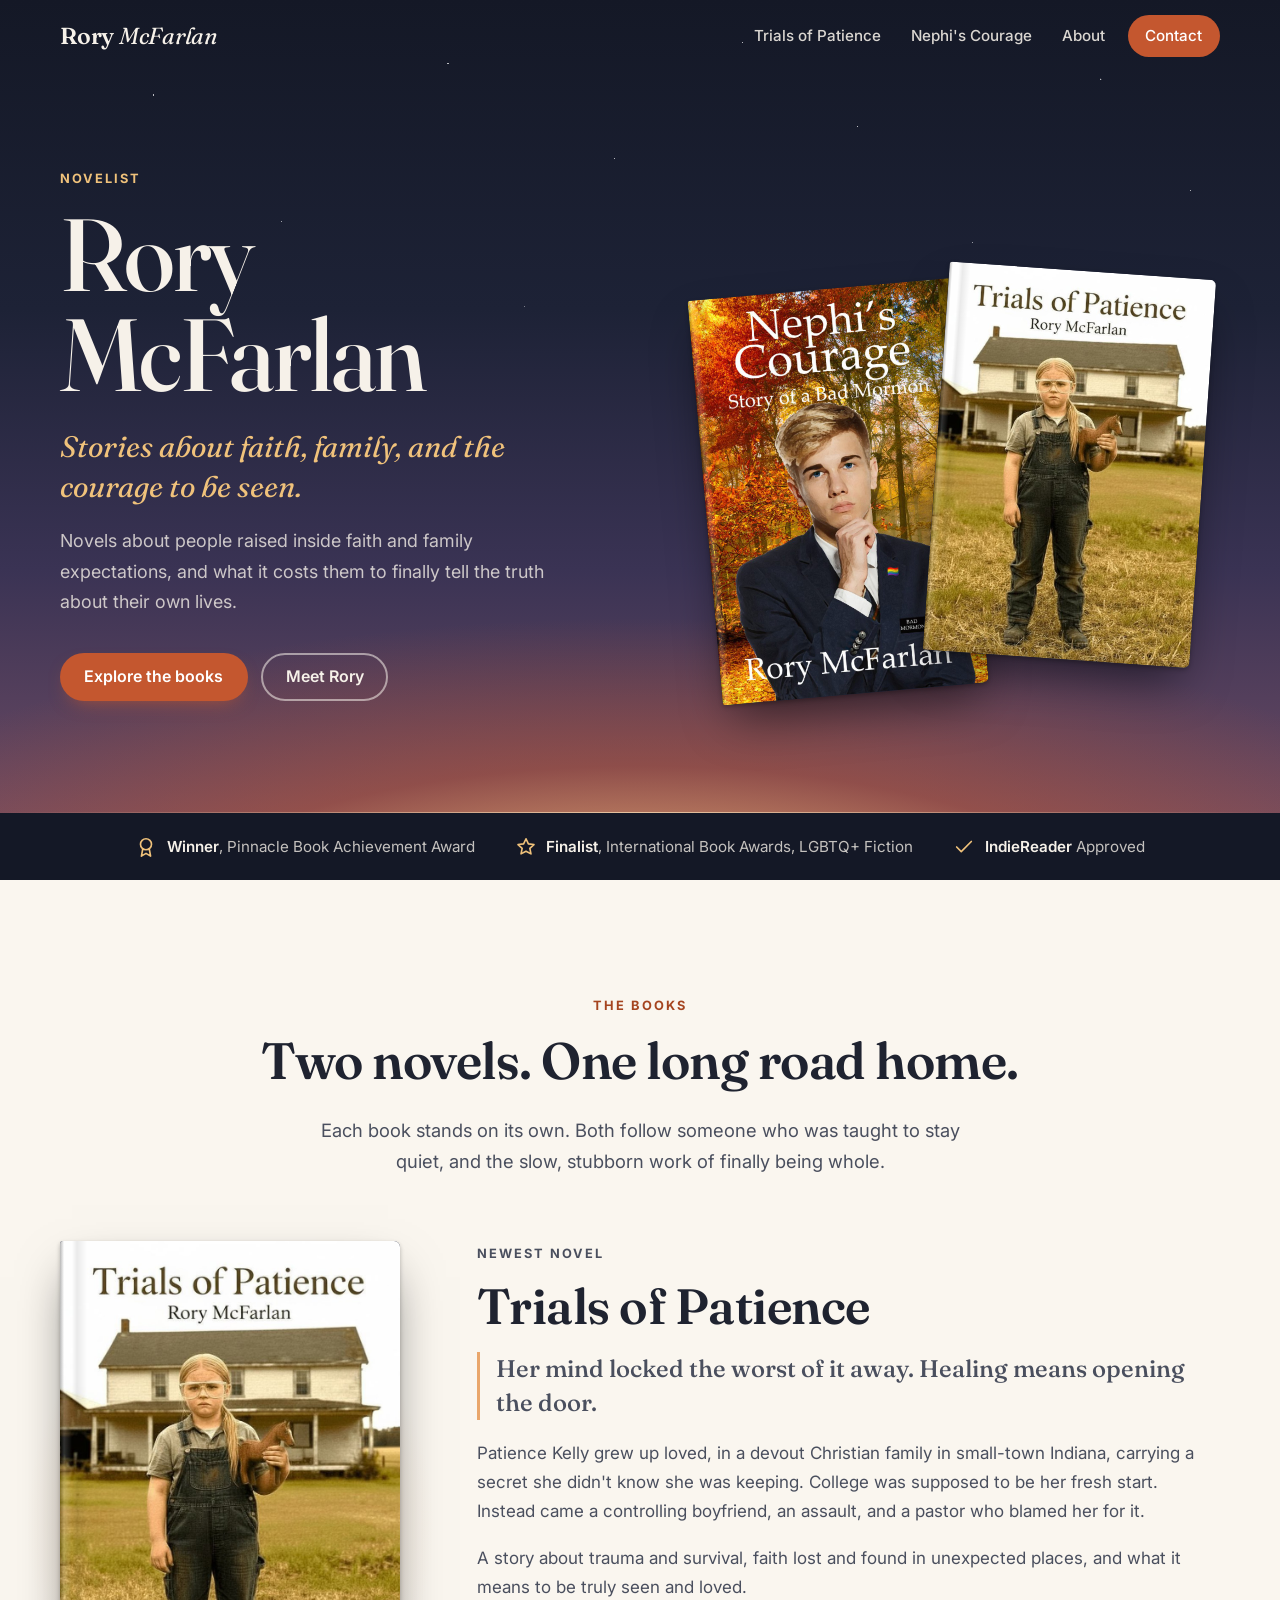
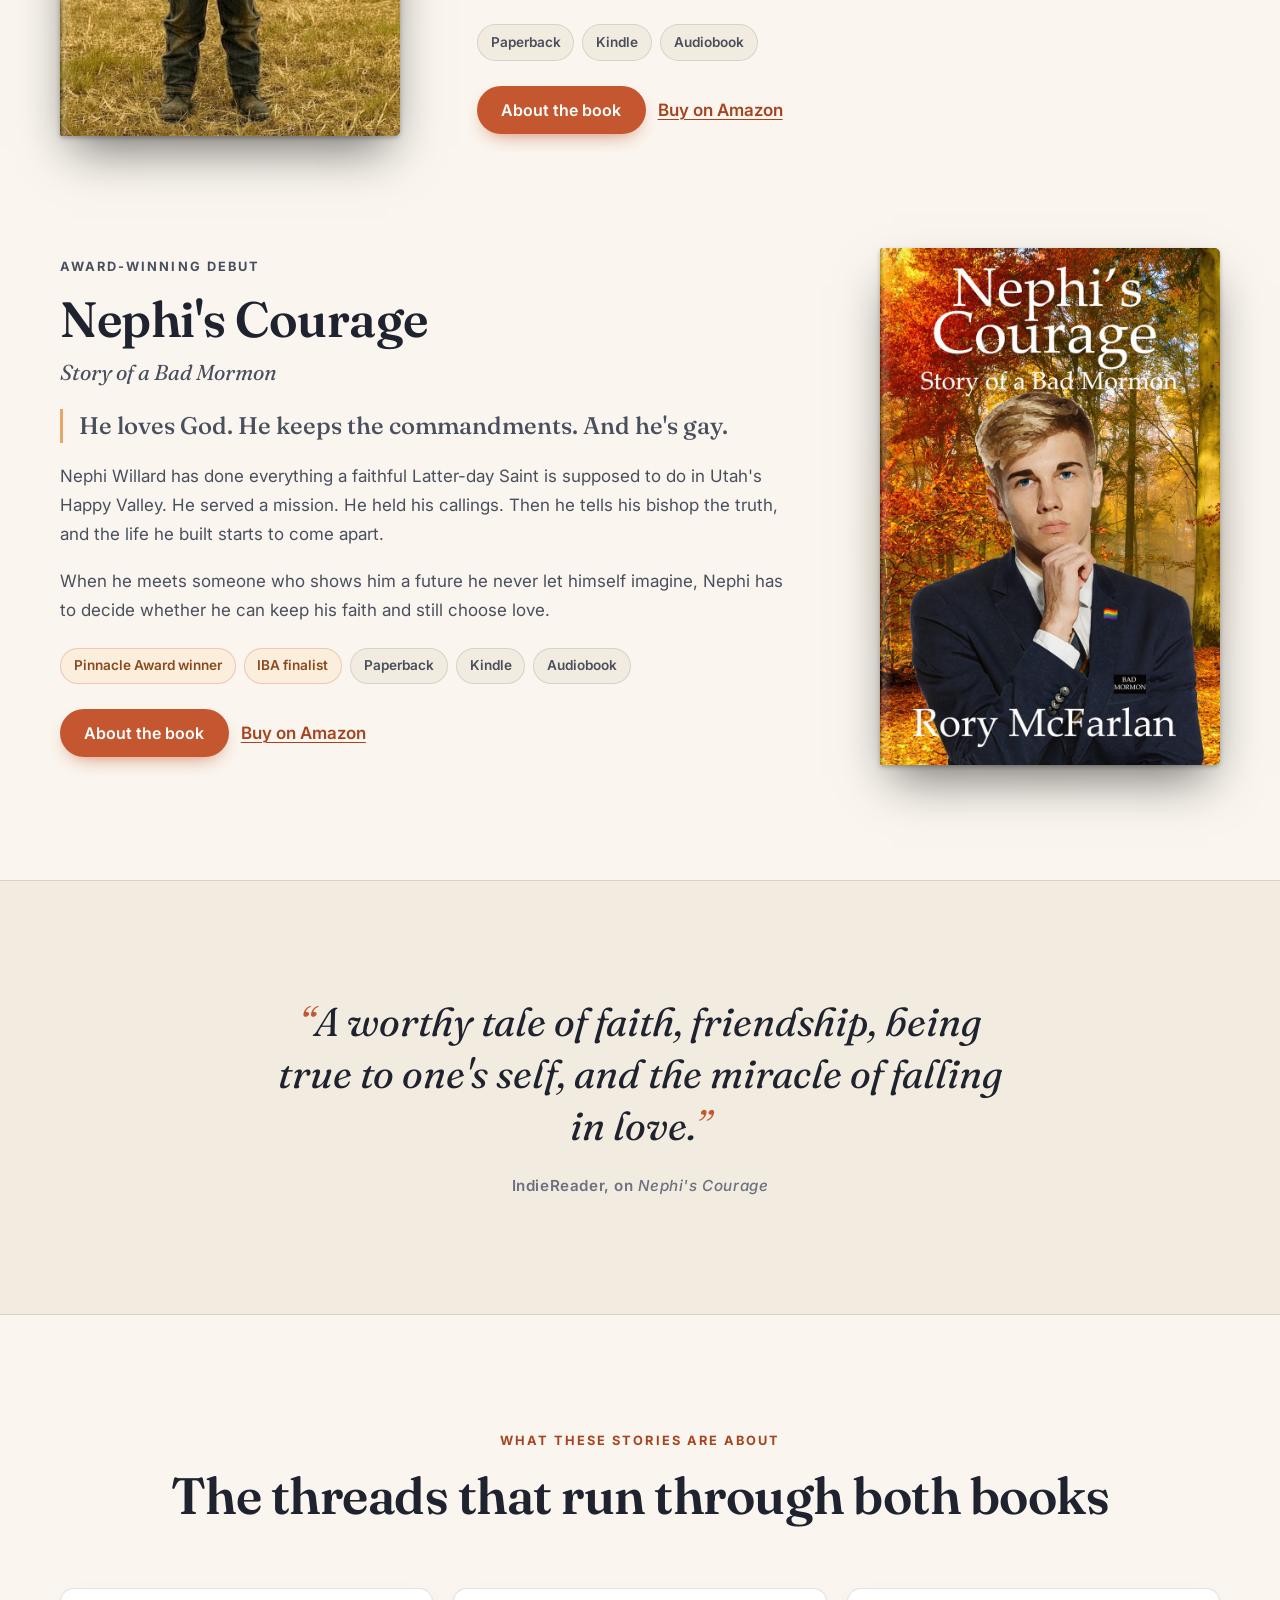
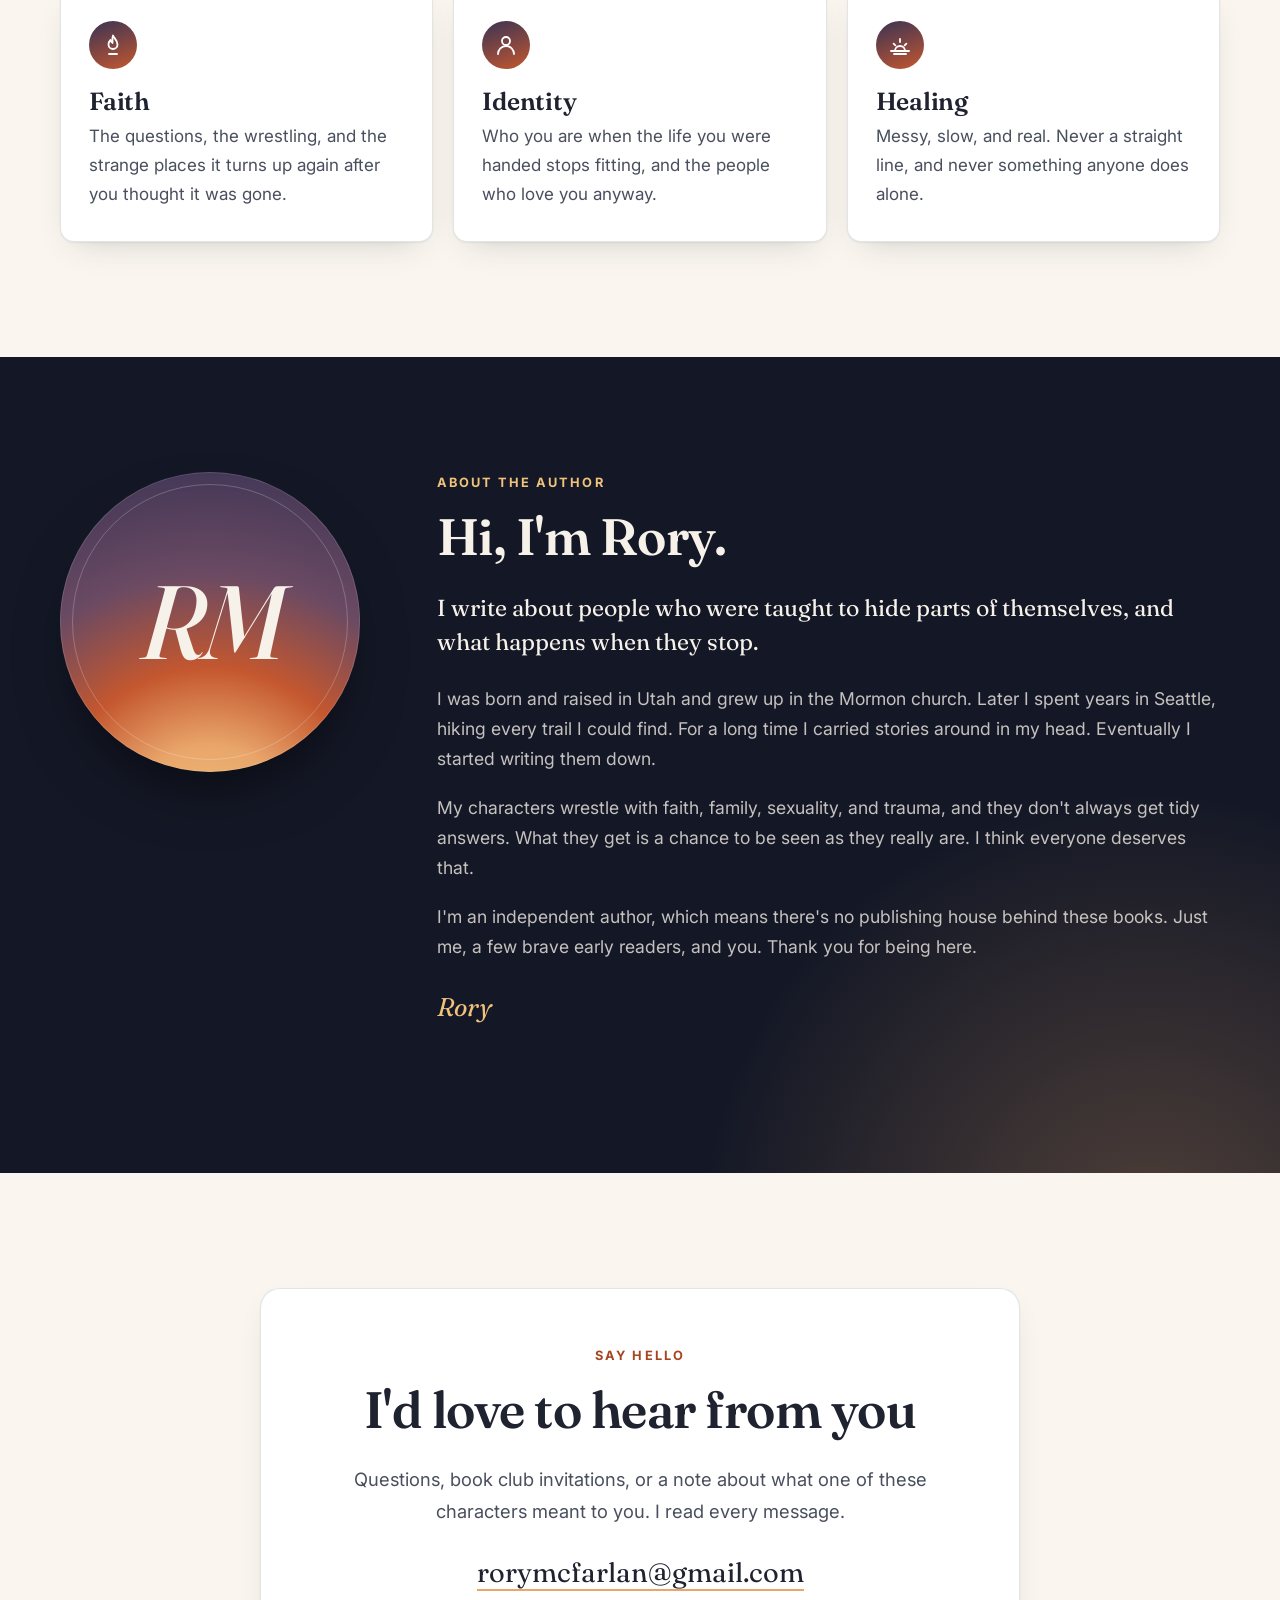
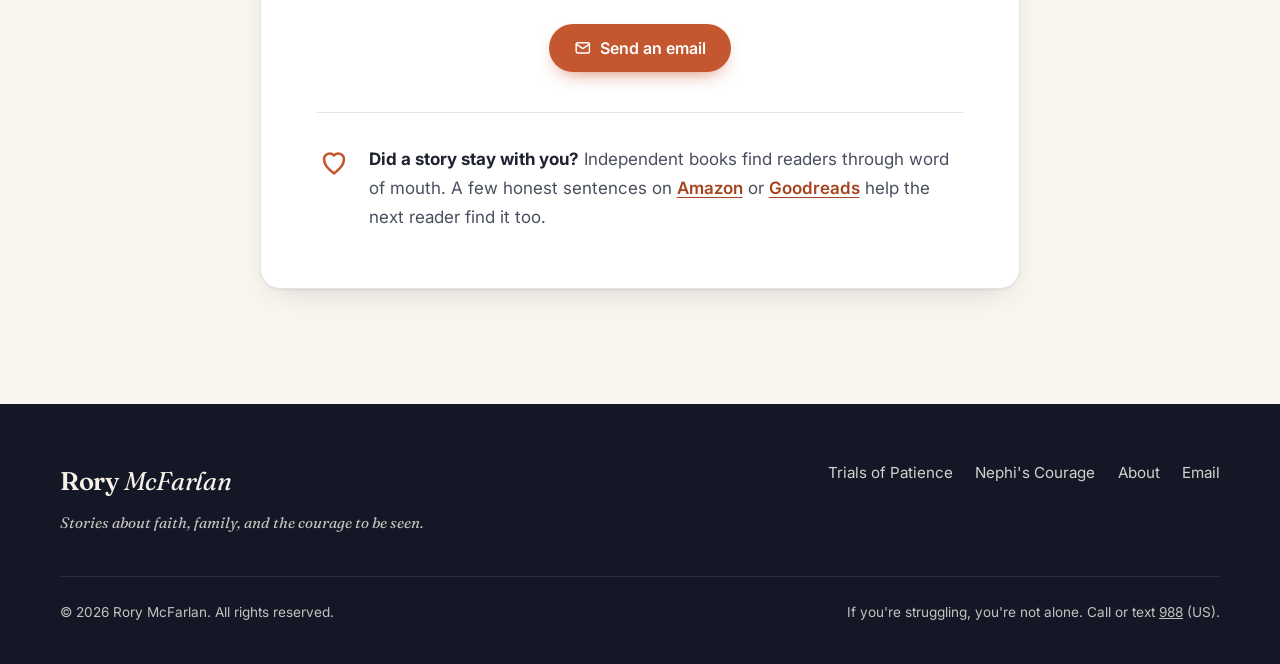
<file: index.html>
<!DOCTYPE html>
<html lang="en">
<head>
  <meta charset="UTF-8">
  <meta name="viewport" content="width=device-width, initial-scale=1.0">
  <title>Rory McFarlan | Novels About Faith, Family, and the Courage to Be Seen</title>
  <meta name="description" content="Rory McFarlan writes novels about faith, identity, and healing. Discover Trials of Patience and the award-winning Nephi's Courage: Story of a Bad Mormon.">
  <link rel="canonical" href="https://rorymcfarlan.com/">
  <meta name="theme-color" content="#141826">

  <meta property="og:type" content="website">
  <meta property="og:site_name" content="Rory McFarlan">
  <meta property="og:title" content="Rory McFarlan | Author">
  <meta property="og:description" content="Novels about faith, family, and the courage to be seen. Trials of Patience and the award-winning Nephi's Courage.">
  <meta property="og:url" content="https://rorymcfarlan.com/">
  <meta property="og:image" content="https://rorymcfarlan.com/og-image.jpg">
  <meta property="og:image:width" content="1200">
  <meta property="og:image:height" content="630">
  <meta property="og:image:alt" content="Rory McFarlan's novels, Trials of Patience and Nephi's Courage">
  <meta name="twitter:card" content="summary_large_image">

  <link rel="preconnect" href="https://fonts.googleapis.com">
  <link rel="preconnect" href="https://fonts.gstatic.com" crossorigin>
  <link href="https://fonts.googleapis.com/css2?family=Fraunces:ital,opsz,wght@0,9..144,400;0,9..144,500;0,9..144,600;1,9..144,400;1,9..144,500&family=Inter:wght@400;500;600;700&display=swap" rel="stylesheet">
  <link rel="icon" href="favicon.svg" type="image/svg+xml">
  <link rel="icon" href="favicon.png" type="image/png" sizes="64x64">
  <link rel="apple-touch-icon" href="apple-touch-icon.png">
  <link rel="stylesheet" href="style.css?v=1">

  <script type="application/ld+json">
  {
    "@context": "https://schema.org",
    "@type": "Person",
    "name": "Rory McFarlan",
    "url": "https://rorymcfarlan.com/",
    "jobTitle": "Novelist",
    "email": "mailto:rorymcfarlan@gmail.com",
    "description": "Independent novelist writing about faith, identity, and healing.",
    "award": "Pinnacle Book Achievement Award (Novel), 2020",
    "workExample": [
      { "@type": "Book", "name": "Trials of Patience", "url": "https://rorymcfarlan.com/trials-of-patience.html" },
      { "@type": "Book", "name": "Nephi's Courage: Story of a Bad Mormon", "url": "https://rorymcfarlan.com/nephis-courage.html" }
    ]
  }
  </script>
</head>
<body>

<a class="skip-link" href="#main">Skip to content</a>

<header class="site-header">
  <nav class="nav" aria-label="Main">
    <a class="brand" href="./">Rory <span>McFarlan</span></a>
    <button class="nav-toggle" type="button" aria-expanded="false" aria-controls="nav-links" aria-label="Open menu">
      <span class="nav-toggle-bar"></span><span class="nav-toggle-bar"></span><span class="nav-toggle-bar"></span>
    </button>
    <ul class="nav-links" id="nav-links">
      <li><a href="trials-of-patience.html">Trials of Patience</a></li>
      <li><a href="nephis-courage.html">Nephi's Courage</a></li>
      <li><a href="#about">About</a></li>
      <li><a class="nav-cta" href="#contact">Contact</a></li>
    </ul>
  </nav>
</header>

<main id="main">

  <!-- ============ HERO ============ -->
  <section class="hero">
    <div class="hero-inner">
      <div class="hero-copy">
        <p class="eyebrow eyebrow-light">Novelist</p>
        <h1 class="hero-title">Rory McFarlan</h1>
        <p class="hero-tagline">Stories about faith, family, and the courage to be seen.</p>
        <p class="hero-sub">Novels about people raised inside faith and family expectations, and what it costs them to finally tell the truth about their own lives.</p>
        <div class="hero-actions">
          <a class="btn btn-ember" href="#books">Explore the books</a>
          <a class="btn btn-ghost" href="#about">Meet Rory</a>
        </div>
      </div>
      <div class="hero-books">
        <a class="cover" href="nephis-courage.html" aria-label="Nephi's Courage">
          <img src="nephis-courage.jpg" alt="Cover of Nephi's Courage: Story of a Bad Mormon" width="800" height="1216">
        </a>
        <a class="cover" href="trials-of-patience.html" aria-label="Trials of Patience">
          <img src="trials-of-patience.jpg" alt="Cover of Trials of Patience" width="800" height="1165">
        </a>
      </div>
    </div>
  </section>

  <!-- ============ AWARDS ============ -->
  <section class="awards" aria-label="Awards and recognition">
    <ul>
      <li>
        <svg viewBox="0 0 24 24" fill="none" stroke="currentColor" stroke-width="1.8" stroke-linecap="round" stroke-linejoin="round" aria-hidden="true"><circle cx="12" cy="9" r="6"/><path d="M8.5 13.9 7 22l5-3 5 3-1.5-8.1"/></svg>
        <span><strong>Winner</strong>, Pinnacle Book Achievement Award</span>
      </li>
      <li>
        <svg viewBox="0 0 24 24" fill="none" stroke="currentColor" stroke-width="1.8" stroke-linecap="round" stroke-linejoin="round" aria-hidden="true"><path d="m12 3 2.6 5.6 6.1.7-4.5 4.2 1.2 6L12 16.6 6.6 19.5l1.2-6L3.3 9.3l6.1-.7z"/></svg>
        <span><strong>Finalist</strong>, International Book Awards, LGBTQ+ Fiction</span>
      </li>
      <li>
        <svg viewBox="0 0 24 24" fill="none" stroke="currentColor" stroke-width="1.8" stroke-linecap="round" stroke-linejoin="round" aria-hidden="true"><path d="M20 6 9 17l-5-5"/></svg>
        <span><strong>IndieReader</strong> Approved</span>
      </li>
    </ul>
  </section>

  <!-- ============ BOOKS ============ -->
  <section class="section" id="books">
    <div class="wrap">
      <div class="section-head center" data-reveal>
        <p class="eyebrow">The books</p>
        <h2 class="section-title">Two novels. One long road home.</h2>
        <p class="section-lede">Each book stands on its own. Both follow someone who was taught to stay quiet, and the slow, stubborn work of finally being whole.</p>
      </div>

      <article class="book-feature" data-reveal>
        <div class="book-feature-art">
          <a class="cover" href="trials-of-patience.html" aria-label="Read more about Trials of Patience">
            <img src="trials-of-patience.jpg" alt="Cover of Trials of Patience" width="800" height="1165" loading="lazy">
          </a>
        </div>
        <div>
          <p class="eyebrow">Newest novel</p>
          <h3 class="book-title">Trials of Patience</h3>
          <p class="book-hook">Her mind locked the worst of it away. Healing means opening the door.</p>
          <p>Patience Kelly grew up loved, in a devout Christian family in small-town Indiana, carrying a secret she didn't know she was keeping. College was supposed to be her fresh start. Instead came a controlling boyfriend, an assault, and a pastor who blamed her for it.</p>
          <p>A story about trauma and survival, faith lost and found in unexpected places, and what it means to be truly seen and loved.</p>
          <ul class="chips" aria-label="Formats">
            <li class="chip">Paperback</li>
            <li class="chip">Kindle</li>
            <li class="chip">Audiobook</li>
          </ul>
          <div class="actions">
            <a class="btn btn-ember" href="trials-of-patience.html">About the book</a>
            <a class="text-link" href="https://www.amazon.com/dp/B0G7S6DMJX" target="_blank" rel="noopener">Buy on Amazon</a>
          </div>
        </div>
      </article>

      <article class="book-feature flip" data-reveal>
        <div class="book-feature-art">
          <a class="cover" href="nephis-courage.html" aria-label="Read more about Nephi's Courage">
            <img src="nephis-courage.jpg" alt="Cover of Nephi's Courage: Story of a Bad Mormon" width="800" height="1216" loading="lazy">
          </a>
        </div>
        <div>
          <p class="eyebrow">Award-winning debut</p>
          <h3 class="book-title">Nephi's Courage</h3>
          <p class="book-subtitle">Story of a Bad Mormon</p>
          <p class="book-hook">He loves God. He keeps the commandments. And he's gay.</p>
          <p>Nephi Willard has done everything a faithful Latter-day Saint is supposed to do in Utah's Happy Valley. He served a mission. He held his callings. Then he tells his bishop the truth, and the life he built starts to come apart.</p>
          <p>When he meets someone who shows him a future he never let himself imagine, Nephi has to decide whether he can keep his faith and still choose love.</p>
          <ul class="chips" aria-label="Awards and formats">
            <li class="chip chip-award">Pinnacle Award winner</li>
            <li class="chip chip-award">IBA finalist</li>
            <li class="chip">Paperback</li>
            <li class="chip">Kindle</li>
            <li class="chip">Audiobook</li>
          </ul>
          <div class="actions">
            <a class="btn btn-ember" href="nephis-courage.html">About the book</a>
            <a class="text-link" href="https://www.amazon.com/dp/B082HCDV52" target="_blank" rel="noopener">Buy on Amazon</a>
          </div>
        </div>
      </article>
    </div>
  </section>

  <!-- ============ PULL QUOTE ============ -->
  <section class="section quote-band" aria-label="Praise">
    <figure class="pull-quote wrap-narrow" data-reveal>
      <blockquote>
        <p>A worthy tale of faith, friendship, being true to one's self, and the miracle of falling in love.</p>
      </blockquote>
      <figcaption>IndieReader, on <cite>Nephi's Courage</cite></figcaption>
    </figure>
  </section>

  <!-- ============ THREADS ============ -->
  <section class="section">
    <div class="wrap">
      <div class="section-head center" data-reveal>
        <p class="eyebrow">What these stories are about</p>
        <h2 class="section-title">The threads that run through both books</h2>
      </div>
      <div class="threads">
        <div class="thread" data-reveal>
          <div class="thread-icon"><svg viewBox="0 0 24 24" fill="none" stroke="currentColor" stroke-width="1.8" stroke-linecap="round" stroke-linejoin="round" aria-hidden="true"><path d="M12 2.5c.8 2.6 4.5 4.8 4.5 9a4.5 4.5 0 0 1-9 0c0-2 .9-3.4 2-4.5.2 1.6.9 2.6 2 3 .3-2.6-.6-4.6.5-7.5z"/><path d="M8 21h8"/></svg></div>
          <h3>Faith</h3>
          <p>The questions, the wrestling, and the strange places it turns up again after you thought it was gone.</p>
        </div>
        <div class="thread" data-reveal>
          <div class="thread-icon"><svg viewBox="0 0 24 24" fill="none" stroke="currentColor" stroke-width="1.8" stroke-linecap="round" stroke-linejoin="round" aria-hidden="true"><circle cx="12" cy="8" r="4"/><path d="M4 21a8 8 0 0 1 16 0"/></svg></div>
          <h3>Identity</h3>
          <p>Who you are when the life you were handed stops fitting, and the people who love you anyway.</p>
        </div>
        <div class="thread" data-reveal>
          <div class="thread-icon"><svg viewBox="0 0 24 24" fill="none" stroke="currentColor" stroke-width="1.8" stroke-linecap="round" stroke-linejoin="round" aria-hidden="true"><path d="M3 18h18"/><path d="M7 18a5 5 0 0 1 10 0"/><path d="M12 6v3"/><path d="m5.6 10.6 1.8 1.8"/><path d="m18.4 10.6-1.8 1.8"/><path d="M6 21h12"/></svg></div>
          <h3>Healing</h3>
          <p>Messy, slow, and real. Never a straight line, and never something anyone does alone.</p>
        </div>
      </div>
    </div>
  </section>

  <!-- ============ ABOUT ============ -->
  <section class="section about on-dark" id="about">
    <div class="wrap about-grid">
      <div class="monogram" aria-hidden="true">RM</div>
      <div data-reveal>
        <p class="eyebrow">About the author</p>
        <h2 class="section-title">Hi, I'm Rory.</h2>
        <div class="prose">
          <p>I write about people who were taught to hide parts of themselves, and what happens when they stop.</p>
          <p>I was born and raised in Utah and grew up in the Mormon church. Later I spent years in Seattle, hiking every trail I could find. For a long time I carried stories around in my head. Eventually I started writing them down.</p>
          <p>My characters wrestle with faith, family, sexuality, and trauma, and they don't always get tidy answers. What they get is a chance to be seen as they really are. I think everyone deserves that.</p>
          <p>I'm an independent author, which means there's no publishing house behind these books. Just me, a few brave early readers, and you. Thank you for being here.</p>
        </div>
        <p class="signature">Rory</p>
      </div>
    </div>
  </section>

  <!-- ============ CONTACT ============ -->
  <section class="section" id="contact">
    <div class="wrap-narrow">
      <div class="contact-card" data-reveal>
        <p class="eyebrow">Say hello</p>
        <h2 class="section-title">I'd love to hear from you</h2>
        <p class="section-lede">Questions, book club invitations, or a note about what one of these characters meant to you. I read every message.</p>
        <p class="email-line"><a href="mailto:rorymcfarlan@gmail.com">rorymcfarlan@gmail.com</a></p>
        <div class="actions">
          <a class="btn btn-ember" href="mailto:rorymcfarlan@gmail.com">
            <svg viewBox="0 0 24 24" fill="none" stroke="currentColor" stroke-width="2" stroke-linecap="round" stroke-linejoin="round" aria-hidden="true"><rect x="3" y="5" width="18" height="14" rx="2"/><path d="m3 7 9 6 9-6"/></svg>
            Send an email
          </a>
        </div>
        <div class="review-ask">
          <svg viewBox="0 0 24 24" fill="none" stroke="currentColor" stroke-width="1.8" stroke-linecap="round" stroke-linejoin="round" aria-hidden="true"><path d="M12 20s-7-4.4-7-10a4 4 0 0 1 7-2.6A4 4 0 0 1 19 10c0 5.6-7 10-7 10z"/></svg>
          <p><strong>Did a story stay with you?</strong> Independent books find readers through word of mouth. A few honest sentences on <a class="text-link" href="https://www.amazon.com/dp/B0G7S6DMJX" target="_blank" rel="noopener">Amazon</a> or <a class="text-link" href="https://www.goodreads.com/book/show/60734577" target="_blank" rel="noopener">Goodreads</a> help the next reader find it too.</p>
        </div>
      </div>
    </div>
  </section>

</main>

<footer class="site-footer">
  <div class="wrap">
    <div class="footer-grid">
      <div>
        <a class="brand" href="./">Rory <span>McFarlan</span></a>
        <p class="footer-tag">Stories about faith, family, and the courage to be seen.</p>
      </div>
      <ul class="footer-links">
        <li><a href="trials-of-patience.html">Trials of Patience</a></li>
        <li><a href="nephis-courage.html">Nephi's Courage</a></li>
        <li><a href="#about">About</a></li>
        <li><a href="mailto:rorymcfarlan@gmail.com">Email</a></li>
      </ul>
    </div>
    <div class="footer-bottom">
      <p>&copy; <span id="year">2026</span> Rory McFarlan. All rights reserved.</p>
      <p>If you're struggling, you're not alone. Call or text <a href="tel:988">988</a> (US).</p>
    </div>
  </div>
</footer>

<script src="script.js?v=1" defer></script>
</body>
</html>
</file>
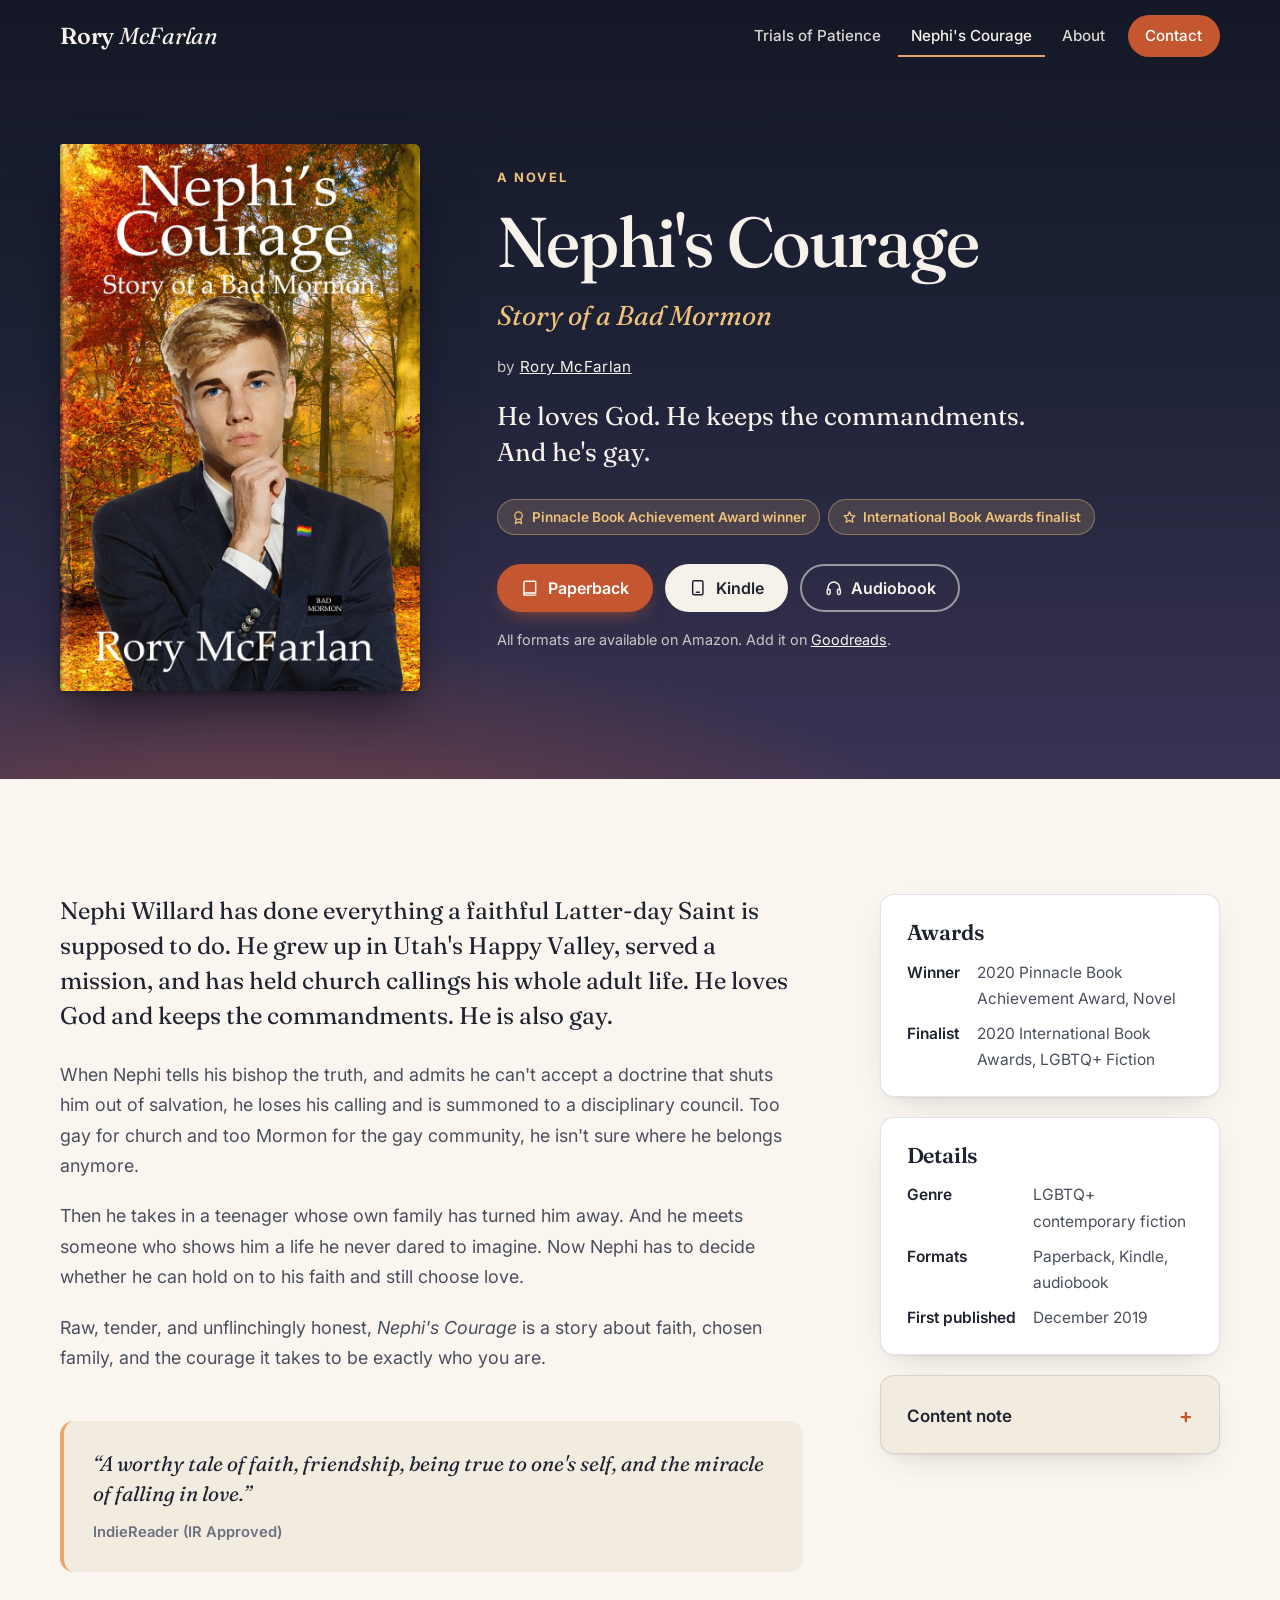
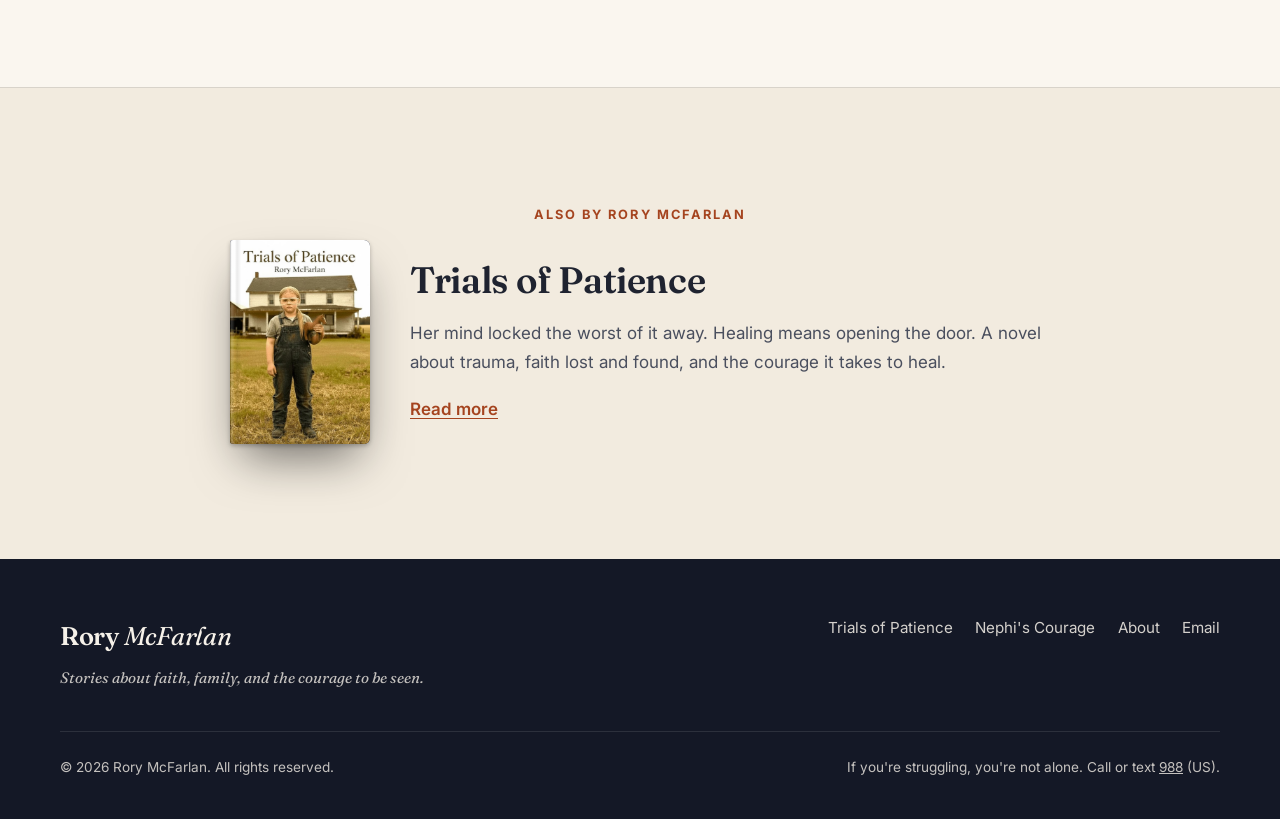
<file: nephis-courage.html>
<!DOCTYPE html>
<html lang="en">
<head>
  <meta charset="UTF-8">
  <meta name="viewport" content="width=device-width, initial-scale=1.0">
  <title>Nephi's Courage: Story of a Bad Mormon | A Novel by Rory McFarlan</title>
  <meta name="description" content="Nephi Willard loves God, keeps the commandments, and is gay. The award-winning novel about faith, chosen family, and the courage to be who you are. Paperback, Kindle, and audiobook.">
  <link rel="canonical" href="https://rorymcfarlan.com/nephis-courage.html">
  <meta name="theme-color" content="#141826">

  <meta property="og:type" content="book">
  <meta property="og:site_name" content="Rory McFarlan">
  <meta property="og:title" content="Nephi's Courage: Story of a Bad Mormon by Rory McFarlan">
  <meta property="og:description" content="He loves God. He keeps the commandments. And he's gay. Winner of the Pinnacle Book Achievement Award.">
  <meta property="og:url" content="https://rorymcfarlan.com/nephis-courage.html">
  <meta property="og:image" content="https://rorymcfarlan.com/nephis-courage.jpg">
  <meta property="og:image:alt" content="Cover of Nephi's Courage: Story of a Bad Mormon">
  <meta property="book:author" content="Rory McFarlan">
  <meta name="twitter:card" content="summary_large_image">

  <link rel="preconnect" href="https://fonts.googleapis.com">
  <link rel="preconnect" href="https://fonts.gstatic.com" crossorigin>
  <link href="https://fonts.googleapis.com/css2?family=Fraunces:ital,opsz,wght@0,9..144,400;0,9..144,500;0,9..144,600;1,9..144,400;1,9..144,500&family=Inter:wght@400;500;600;700&display=swap" rel="stylesheet">
  <link rel="icon" href="favicon.svg" type="image/svg+xml">
  <link rel="icon" href="favicon.png" type="image/png" sizes="64x64">
  <link rel="apple-touch-icon" href="apple-touch-icon.png">
  <link rel="stylesheet" href="style.css?v=1">

  <script type="application/ld+json">
  {
    "@context": "https://schema.org",
    "@type": "Book",
    "name": "Nephi's Courage: Story of a Bad Mormon",
    "alternateName": "Nephi's Courage",
    "author": { "@type": "Person", "name": "Rory McFarlan", "url": "https://rorymcfarlan.com/" },
    "url": "https://rorymcfarlan.com/nephis-courage.html",
    "image": "https://rorymcfarlan.com/nephis-courage.jpg",
    "genre": ["LGBTQ+ fiction", "Contemporary fiction"],
    "inLanguage": "en",
    "datePublished": "2019-12",
    "award": ["Pinnacle Book Achievement Award, Novel (2020)", "International Book Awards Finalist, LGBTQ+ Fiction (2020)"],
    "review": {
      "@type": "Review",
      "author": { "@type": "Organization", "name": "IndieReader" },
      "reviewBody": "A worthy tale of faith, friendship, being true to one's self, and the miracle of falling in love.",
      "reviewRating": { "@type": "Rating", "ratingValue": "4", "bestRating": "5" }
    },
    "workExample": [
      { "@type": "Book", "bookFormat": "https://schema.org/Paperback", "url": "https://www.amazon.com/dp/1734179406" },
      { "@type": "Book", "bookFormat": "https://schema.org/EBook", "url": "https://www.amazon.com/dp/B082HCDV52" },
      { "@type": "Book", "bookFormat": "https://schema.org/AudiobookFormat", "url": "https://www.amazon.com/dp/B0G7CD2Z3J" }
    ]
  }
  </script>
</head>
<body>

<a class="skip-link" href="#main">Skip to content</a>

<header class="site-header">
  <nav class="nav" aria-label="Main">
    <a class="brand" href="./">Rory <span>McFarlan</span></a>
    <button class="nav-toggle" type="button" aria-expanded="false" aria-controls="nav-links" aria-label="Open menu">
      <span class="nav-toggle-bar"></span><span class="nav-toggle-bar"></span><span class="nav-toggle-bar"></span>
    </button>
    <ul class="nav-links" id="nav-links">
      <li><a href="trials-of-patience.html">Trials of Patience</a></li>
      <li><a href="nephis-courage.html" aria-current="page">Nephi's Courage</a></li>
      <li><a href="./#about">About</a></li>
      <li><a class="nav-cta" href="./#contact">Contact</a></li>
    </ul>
  </nav>
</header>

<main id="main">

  <section class="book-hero">
    <div class="wrap book-hero-grid">
      <div class="cover">
        <img src="nephis-courage.jpg" alt="Cover of Nephi's Courage: Story of a Bad Mormon by Rory McFarlan" width="800" height="1216">
      </div>
      <div>
        <p class="eyebrow eyebrow-light">A novel</p>
        <h1>Nephi's Courage</h1>
        <p class="book-subtitle">Story of a Bad Mormon</p>
        <p class="byline">by <a href="./">Rory McFarlan</a></p>
        <p class="lead">He loves God. He keeps the commandments. And he's gay.</p>
        <ul class="chips" aria-label="Awards">
          <li class="chip chip-award">
            <svg viewBox="0 0 24 24" fill="none" stroke="currentColor" stroke-width="2" stroke-linecap="round" stroke-linejoin="round" aria-hidden="true"><circle cx="12" cy="9" r="6"/><path d="M8.5 13.9 7 22l5-3 5 3-1.5-8.1"/></svg>
            Pinnacle Book Achievement Award winner
          </li>
          <li class="chip chip-award">
            <svg viewBox="0 0 24 24" fill="none" stroke="currentColor" stroke-width="2" stroke-linecap="round" stroke-linejoin="round" aria-hidden="true"><path d="m12 3 2.6 5.6 6.1.7-4.5 4.2 1.2 6L12 16.6 6.6 19.5l1.2-6L3.3 9.3l6.1-.7z"/></svg>
            International Book Awards finalist
          </li>
        </ul>
        <div class="buy-row">
          <a class="btn btn-ember" href="https://www.amazon.com/dp/1734179406" target="_blank" rel="noopener">
            <svg viewBox="0 0 24 24" fill="none" stroke="currentColor" stroke-width="2" stroke-linecap="round" stroke-linejoin="round" aria-hidden="true"><path d="M4 19.5V5a2 2 0 0 1 2-2h14v16H6a2 2 0 0 0-2 2.5z"/><path d="M4 19.5A2.5 2.5 0 0 0 6.5 22H20"/></svg>
            Paperback
          </a>
          <a class="btn btn-light" href="https://www.amazon.com/dp/B082HCDV52" target="_blank" rel="noopener">
            <svg viewBox="0 0 24 24" fill="none" stroke="currentColor" stroke-width="2" stroke-linecap="round" stroke-linejoin="round" aria-hidden="true"><rect x="5" y="2.5" width="14" height="19" rx="2"/><path d="M10 18h4"/></svg>
            Kindle
          </a>
          <a class="btn btn-ghost" href="https://www.amazon.com/dp/B0G7CD2Z3J" target="_blank" rel="noopener">
            <svg viewBox="0 0 24 24" fill="none" stroke="currentColor" stroke-width="2" stroke-linecap="round" stroke-linejoin="round" aria-hidden="true"><path d="M4 15v-3a8 8 0 0 1 16 0v3"/><rect x="3" y="14" width="4" height="7" rx="1.5"/><rect x="17" y="14" width="4" height="7" rx="1.5"/></svg>
            Audiobook
          </a>
        </div>
        <p class="buy-note">All formats are available on Amazon. Add it on <a href="https://www.goodreads.com/book/show/60734577" target="_blank" rel="noopener">Goodreads</a>.</p>
      </div>
    </div>
  </section>

  <section class="section">
    <div class="wrap book-body">
      <div data-reveal>
        <div class="blurb">
          <h2 class="visually-hidden">About the book</h2>
          <!-- BLURB:START -->
          <p>Nephi Willard has done everything a faithful Latter-day Saint is supposed to do. He grew up in Utah's Happy Valley, served a mission, and has held church callings his whole adult life. He loves God and keeps the commandments. He is also gay.</p>
          <p>When Nephi tells his bishop the truth, and admits he can't accept a doctrine that shuts him out of salvation, he loses his calling and is summoned to a disciplinary council. Too gay for church and too Mormon for the gay community, he isn't sure where he belongs anymore.</p>
          <p>Then he takes in a teenager whose own family has turned him away. And he meets someone who shows him a life he never dared to imagine. Now Nephi has to decide whether he can hold on to his faith and still choose love.</p>
          <p>Raw, tender, and unflinchingly honest, <em>Nephi's Courage</em> is a story about faith, chosen family, and the courage it takes to be exactly who you are.</p>
          <!-- BLURB:END -->
        </div>

        <div class="praise">
          <h2 class="visually-hidden">Praise</h2>
          <figure class="praise-card">
            <blockquote><p>&ldquo;A worthy tale of faith, friendship, being true to one's self, and the miracle of falling in love.&rdquo;</p></blockquote>
            <figcaption>IndieReader (IR Approved)</figcaption>
          </figure>
        </div>
      </div>

      <aside>
        <div class="side-card">
          <h2>Awards</h2>
          <dl class="facts">
            <dt>Winner</dt><dd>2020 Pinnacle Book Achievement Award, Novel</dd>
            <dt>Finalist</dt><dd>2020 International Book Awards, LGBTQ+ Fiction</dd>
          </dl>
        </div>
        <div class="side-card">
          <h2>Details</h2>
          <dl class="facts">
            <dt>Genre</dt><dd>LGBTQ+ contemporary fiction</dd>
            <dt>Formats</dt><dd>Paperback, Kindle, audiobook</dd>
            <dt>First published</dt><dd>December 2019</dd>
          </dl>
        </div>
        <div class="side-card content-note">
          <details class="note">
            <summary>Content note</summary>
            <p>This novel includes a mental health crisis, family rejection, and sexual violence. Please take care while reading.</p>
            <p>If you need support right now:</p>
            <ul>
              <li>Suicide &amp; Crisis Lifeline: call or text <a href="tel:988">988</a> (US)</li>
              <li>The Trevor Project, for LGBTQ+ young people: <a href="tel:18664887386">866-488-7386</a> or <a href="https://www.thetrevorproject.org" target="_blank" rel="noopener">thetrevorproject.org</a></li>
            </ul>
          </details>
        </div>
      </aside>
    </div>
  </section>

  <section class="section also-by">
    <div class="wrap">
      <p class="eyebrow" style="text-align:center">Also by Rory McFarlan</p>
      <a class="also-card" href="trials-of-patience.html" data-reveal>
        <div class="cover"><img src="trials-of-patience.jpg" alt="Cover of Trials of Patience" width="800" height="1165" loading="lazy"></div>
        <div>
          <h2>Trials of Patience</h2>
          <p>Her mind locked the worst of it away. Healing means opening the door. A novel about trauma, faith lost and found, and the courage it takes to heal.</p>
          <span class="text-link">Read more</span>
        </div>
      </a>
    </div>
  </section>

</main>

<footer class="site-footer">
  <div class="wrap">
    <div class="footer-grid">
      <div>
        <a class="brand" href="./">Rory <span>McFarlan</span></a>
        <p class="footer-tag">Stories about faith, family, and the courage to be seen.</p>
      </div>
      <ul class="footer-links">
        <li><a href="trials-of-patience.html">Trials of Patience</a></li>
        <li><a href="nephis-courage.html">Nephi's Courage</a></li>
        <li><a href="./#about">About</a></li>
        <li><a href="mailto:rorymcfarlan@gmail.com">Email</a></li>
      </ul>
    </div>
    <div class="footer-bottom">
      <p>&copy; <span id="year">2026</span> Rory McFarlan. All rights reserved.</p>
      <p>If you're struggling, you're not alone. Call or text <a href="tel:988">988</a> (US).</p>
    </div>
  </div>
</footer>

<script src="script.js?v=1" defer></script>
</body>
</html>
</file>
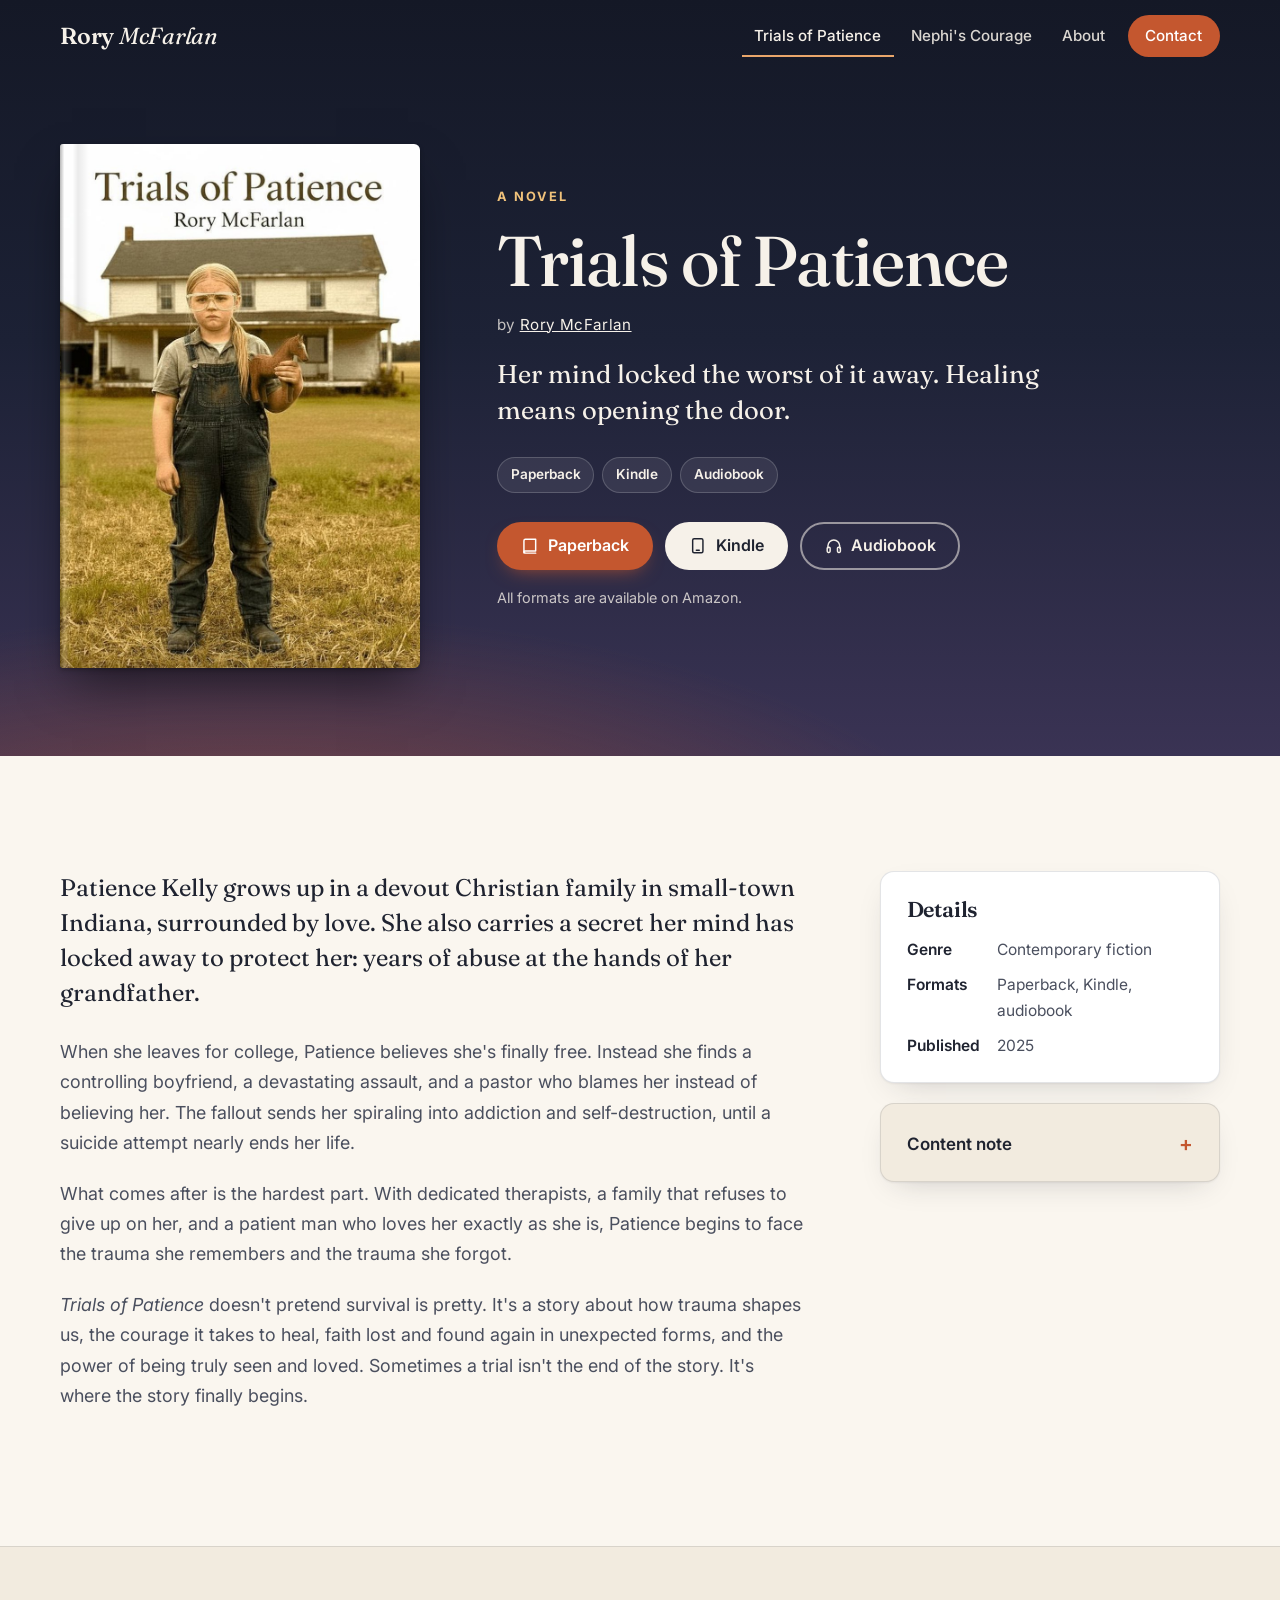
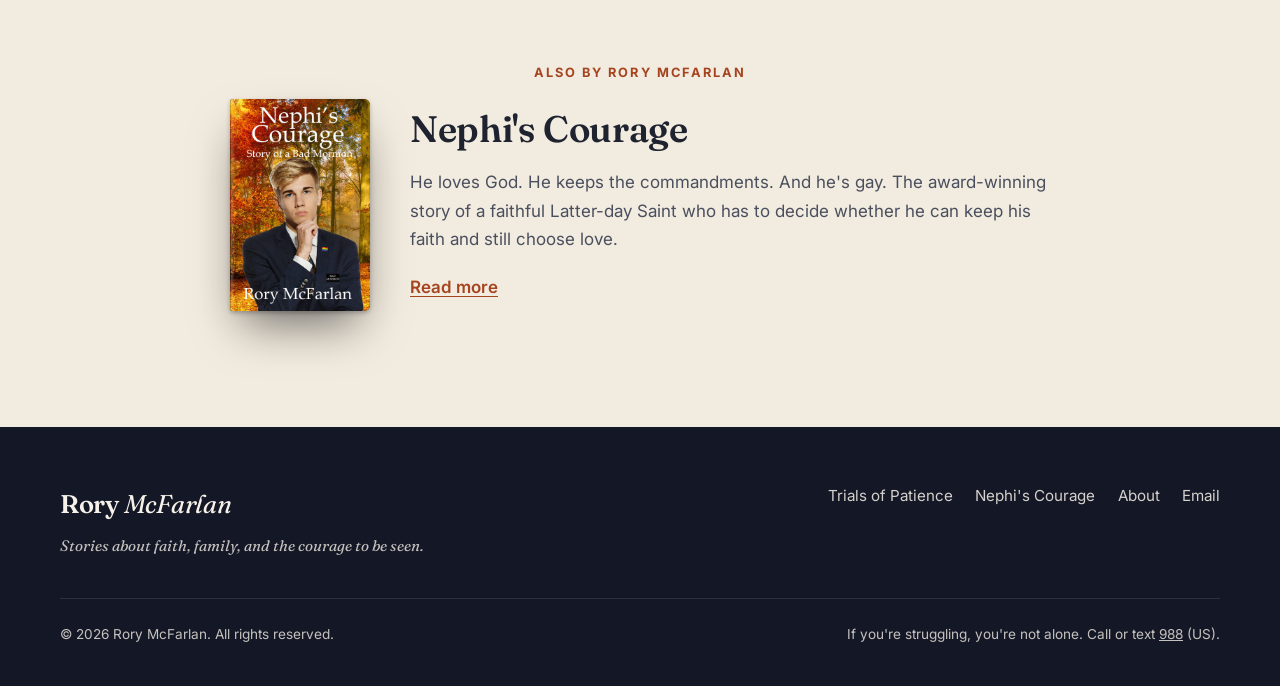
<file: trials-of-patience.html>
<!DOCTYPE html>
<html lang="en">
<head>
  <meta charset="UTF-8">
  <meta name="viewport" content="width=device-width, initial-scale=1.0">
  <title>Trials of Patience | A Novel by Rory McFarlan</title>
  <meta name="description" content="Patience Kelly survived her childhood by forgetting it. Trials of Patience is a novel about trauma, faith lost and found, and the courage it takes to heal. Paperback, Kindle, and audiobook.">
  <link rel="canonical" href="https://rorymcfarlan.com/trials-of-patience.html">
  <meta name="theme-color" content="#141826">

  <meta property="og:type" content="book">
  <meta property="og:site_name" content="Rory McFarlan">
  <meta property="og:title" content="Trials of Patience by Rory McFarlan">
  <meta property="og:description" content="A novel about trauma, faith lost and found, and the courage it takes to heal.">
  <meta property="og:url" content="https://rorymcfarlan.com/trials-of-patience.html">
  <meta property="og:image" content="https://rorymcfarlan.com/trials-of-patience.jpg">
  <meta property="og:image:alt" content="Cover of Trials of Patience">
  <meta property="book:author" content="Rory McFarlan">
  <meta name="twitter:card" content="summary_large_image">

  <link rel="preconnect" href="https://fonts.googleapis.com">
  <link rel="preconnect" href="https://fonts.gstatic.com" crossorigin>
  <link href="https://fonts.googleapis.com/css2?family=Fraunces:ital,opsz,wght@0,9..144,400;0,9..144,500;0,9..144,600;1,9..144,400;1,9..144,500&family=Inter:wght@400;500;600;700&display=swap" rel="stylesheet">
  <link rel="icon" href="favicon.svg" type="image/svg+xml">
  <link rel="icon" href="favicon.png" type="image/png" sizes="64x64">
  <link rel="apple-touch-icon" href="apple-touch-icon.png">
  <link rel="stylesheet" href="style.css?v=1">

  <script type="application/ld+json">
  {
    "@context": "https://schema.org",
    "@type": "Book",
    "name": "Trials of Patience",
    "author": { "@type": "Person", "name": "Rory McFarlan", "url": "https://rorymcfarlan.com/" },
    "url": "https://rorymcfarlan.com/trials-of-patience.html",
    "image": "https://rorymcfarlan.com/trials-of-patience.jpg",
    "genre": "Contemporary fiction",
    "inLanguage": "en",
    "workExample": [
      { "@type": "Book", "bookFormat": "https://schema.org/Paperback", "url": "https://www.amazon.com/dp/B0G8HZW739" },
      { "@type": "Book", "bookFormat": "https://schema.org/EBook", "url": "https://www.amazon.com/dp/B0G7S6DMJX" },
      { "@type": "Book", "bookFormat": "https://schema.org/AudiobookFormat", "url": "https://www.amazon.com/dp/B0G7CDHLJ4" }
    ]
  }
  </script>
</head>
<body>

<a class="skip-link" href="#main">Skip to content</a>

<header class="site-header">
  <nav class="nav" aria-label="Main">
    <a class="brand" href="./">Rory <span>McFarlan</span></a>
    <button class="nav-toggle" type="button" aria-expanded="false" aria-controls="nav-links" aria-label="Open menu">
      <span class="nav-toggle-bar"></span><span class="nav-toggle-bar"></span><span class="nav-toggle-bar"></span>
    </button>
    <ul class="nav-links" id="nav-links">
      <li><a href="trials-of-patience.html" aria-current="page">Trials of Patience</a></li>
      <li><a href="nephis-courage.html">Nephi's Courage</a></li>
      <li><a href="./#about">About</a></li>
      <li><a class="nav-cta" href="./#contact">Contact</a></li>
    </ul>
  </nav>
</header>

<main id="main">

  <section class="book-hero">
    <div class="wrap book-hero-grid">
      <div class="cover">
        <img src="trials-of-patience.jpg" alt="Cover of Trials of Patience by Rory McFarlan" width="800" height="1165">
      </div>
      <div>
        <p class="eyebrow eyebrow-light">A novel</p>
        <h1>Trials of Patience</h1>
        <p class="byline">by <a href="./">Rory McFarlan</a></p>
        <p class="lead">Her mind locked the worst of it away. Healing means opening the door.</p>
        <ul class="chips" aria-label="Formats">
          <li class="chip">Paperback</li>
          <li class="chip">Kindle</li>
          <li class="chip">Audiobook</li>
        </ul>
        <div class="buy-row">
          <a class="btn btn-ember" href="https://www.amazon.com/dp/B0G8HZW739" target="_blank" rel="noopener">
            <svg viewBox="0 0 24 24" fill="none" stroke="currentColor" stroke-width="2" stroke-linecap="round" stroke-linejoin="round" aria-hidden="true"><path d="M4 19.5V5a2 2 0 0 1 2-2h14v16H6a2 2 0 0 0-2 2.5z"/><path d="M4 19.5A2.5 2.5 0 0 0 6.5 22H20"/></svg>
            Paperback
          </a>
          <a class="btn btn-light" href="https://www.amazon.com/dp/B0G7S6DMJX" target="_blank" rel="noopener">
            <svg viewBox="0 0 24 24" fill="none" stroke="currentColor" stroke-width="2" stroke-linecap="round" stroke-linejoin="round" aria-hidden="true"><rect x="5" y="2.5" width="14" height="19" rx="2"/><path d="M10 18h4"/></svg>
            Kindle
          </a>
          <a class="btn btn-ghost" href="https://www.amazon.com/dp/B0G7CDHLJ4" target="_blank" rel="noopener">
            <svg viewBox="0 0 24 24" fill="none" stroke="currentColor" stroke-width="2" stroke-linecap="round" stroke-linejoin="round" aria-hidden="true"><path d="M4 15v-3a8 8 0 0 1 16 0v3"/><rect x="3" y="14" width="4" height="7" rx="1.5"/><rect x="17" y="14" width="4" height="7" rx="1.5"/></svg>
            Audiobook
          </a>
        </div>
        <p class="buy-note">All formats are available on Amazon.</p>
      </div>
    </div>
  </section>

  <section class="section">
    <div class="wrap book-body">
      <div class="blurb" data-reveal>
        <h2 class="visually-hidden">About the book</h2>
        <!-- BLURB:START -->
        <p>Patience Kelly grows up in a devout Christian family in small-town Indiana, surrounded by love. She also carries a secret her mind has locked away to protect her: years of abuse at the hands of her grandfather.</p>
        <p>When she leaves for college, Patience believes she's finally free. Instead she finds a controlling boyfriend, a devastating assault, and a pastor who blames her instead of believing her. The fallout sends her spiraling into addiction and self-destruction, until a suicide attempt nearly ends her life.</p>
        <p>What comes after is the hardest part. With dedicated therapists, a family that refuses to give up on her, and a patient man who loves her exactly as she is, Patience begins to face the trauma she remembers and the trauma she forgot.</p>
        <p><em>Trials of Patience</em> doesn't pretend survival is pretty. It's a story about how trauma shapes us, the courage it takes to heal, faith lost and found again in unexpected forms, and the power of being truly seen and loved. Sometimes a trial isn't the end of the story. It's where the story finally begins.</p>
        <!-- BLURB:END -->
      </div>

      <aside>
        <div class="side-card">
          <h2>Details</h2>
          <dl class="facts">
            <dt>Genre</dt><dd>Contemporary fiction</dd>
            <dt>Formats</dt><dd>Paperback, Kindle, audiobook</dd>
            <dt>Published</dt><dd>2025</dd>
          </dl>
        </div>
        <div class="side-card content-note">
          <details class="note">
            <summary>Content note</summary>
            <p>This novel deals with childhood sexual abuse, sexual assault, addiction, and a suicide attempt. Please take care while reading.</p>
            <p>If you need support right now:</p>
            <ul>
              <li>Suicide &amp; Crisis Lifeline: call or text <a href="tel:988">988</a> (US)</li>
              <li>RAINN Sexual Assault Hotline: <a href="tel:18006564673">800-656-4673</a> or <a href="https://rainn.org" target="_blank" rel="noopener">rainn.org</a></li>
            </ul>
          </details>
        </div>
      </aside>
    </div>
  </section>

  <section class="section also-by">
    <div class="wrap">
      <p class="eyebrow" style="text-align:center">Also by Rory McFarlan</p>
      <a class="also-card" href="nephis-courage.html" data-reveal>
        <div class="cover"><img src="nephis-courage.jpg" alt="Cover of Nephi's Courage" width="800" height="1216" loading="lazy"></div>
        <div>
          <h2>Nephi's Courage</h2>
          <p>He loves God. He keeps the commandments. And he's gay. The award-winning story of a faithful Latter-day Saint who has to decide whether he can keep his faith and still choose love.</p>
          <span class="text-link">Read more</span>
        </div>
      </a>
    </div>
  </section>

</main>

<footer class="site-footer">
  <div class="wrap">
    <div class="footer-grid">
      <div>
        <a class="brand" href="./">Rory <span>McFarlan</span></a>
        <p class="footer-tag">Stories about faith, family, and the courage to be seen.</p>
      </div>
      <ul class="footer-links">
        <li><a href="trials-of-patience.html">Trials of Patience</a></li>
        <li><a href="nephis-courage.html">Nephi's Courage</a></li>
        <li><a href="./#about">About</a></li>
        <li><a href="mailto:rorymcfarlan@gmail.com">Email</a></li>
      </ul>
    </div>
    <div class="footer-bottom">
      <p>&copy; <span id="year">2026</span> Rory McFarlan. All rights reserved.</p>
      <p>If you're struggling, you're not alone. Call or text <a href="tel:988">988</a> (US).</p>
    </div>
  </div>
</footer>

<script src="script.js?v=1" defer></script>
</body>
</html>
</file>
<file: style.css>
/* Rory McFarlan author site. Plain CSS, no build step. */

:root {
  /* Palette: a long night giving way to dawn */
  --night: #141826;
  --night-2: #1d2236;
  --dusk: #3a3354;
  --plum: #6b4a63;
  --ember: #c4572f;
  --ember-dark: #a5441f;
  --dawn: #e9a66b;
  --gold: #f0c27b;
  --paper: #faf6ef;
  --paper-2: #f2ebdf;
  --sand: #e7dccb;
  --ink: #1f2330;
  --ink-soft: #4a4f5e;
  --ink-mute: #6c7080;
  --line: rgba(31, 35, 48, 0.12);
  --on-dark: #f6f1e9;
  --on-dark-soft: rgba(246, 241, 233, 0.78);

  --display: "Fraunces", Georgia, "Times New Roman", serif;
  --body: "Inter", system-ui, -apple-system, "Segoe UI", Roboto, sans-serif;

  --wrap: 1160px;
  --radius: 14px;
  --shadow-cover: 0 2px 4px rgba(0, 0, 0, 0.25), 0 24px 48px -12px rgba(0, 0, 0, 0.55);
  --shadow-card: 0 1px 2px rgba(31, 35, 48, 0.06), 0 12px 32px -16px rgba(31, 35, 48, 0.25);
}

*, *::before, *::after { box-sizing: border-box; }

html { scroll-behavior: smooth; -webkit-text-size-adjust: 100%; }
@media (prefers-reduced-motion: reduce) { html { scroll-behavior: auto; } }

body {
  margin: 0;
  font-family: var(--body);
  font-size: 1.0625rem;
  line-height: 1.7;
  color: var(--ink);
  background: var(--paper);
  -webkit-font-smoothing: antialiased;
  text-rendering: optimizeLegibility;
}

img { max-width: 100%; height: auto; display: block; }
a { color: inherit; }
p { margin: 0 0 1.1em; }
h1, h2, h3, h4 { font-family: var(--display); font-weight: 600; line-height: 1.12; margin: 0 0 0.5em; letter-spacing: -0.01em; }
em, i { font-style: italic; }

:focus-visible { outline: 3px solid var(--dawn); outline-offset: 3px; border-radius: 4px; }

.skip-link {
  position: absolute; left: 1rem; top: -100px; z-index: 100;
  background: var(--ink); color: var(--on-dark); padding: 0.6rem 1rem; border-radius: 8px; text-decoration: none;
}
.skip-link:focus { top: 1rem; }

.wrap { width: min(100% - 2.5rem, var(--wrap)); margin-inline: auto; }
.wrap-narrow { width: min(100% - 2.5rem, 760px); margin-inline: auto; }

.visually-hidden {
  position: absolute !important; width: 1px; height: 1px; padding: 0; margin: -1px;
  overflow: hidden; clip: rect(0 0 0 0); white-space: nowrap; border: 0;
}

/* ---------- Header ---------- */
.site-header {
  position: fixed; inset: 0 0 auto 0; z-index: 50;
  color: var(--on-dark);
  transition: background-color 0.3s ease, box-shadow 0.3s ease, color 0.3s ease;
}
.site-header.is-solid {
  background: rgba(250, 246, 239, 0.94);
  color: var(--ink);
  box-shadow: 0 1px 0 var(--line);
  -webkit-backdrop-filter: saturate(1.4) blur(12px);
  backdrop-filter: saturate(1.4) blur(12px);
}
.nav {
  width: min(100% - 2.5rem, var(--wrap)); margin-inline: auto;
  display: flex; align-items: center; justify-content: space-between; gap: 1rem;
  height: 72px;
}
.brand {
  font-family: var(--display); font-size: 1.45rem; font-weight: 600; text-decoration: none;
  letter-spacing: -0.01em; white-space: nowrap;
}
.brand span { font-style: italic; font-weight: 400; }
.nav-links { list-style: none; display: flex; align-items: center; gap: 0.25rem; margin: 0; padding: 0; }
.nav-links a {
  display: block; padding: 0.5rem 0.8rem; border-radius: 999px;
  font-size: 0.95rem; font-weight: 500; text-decoration: none; opacity: 0.88;
  transition: opacity 0.2s, background-color 0.2s;
}
.nav-links a:hover { opacity: 1; background: rgba(255, 255, 255, 0.1); }
.site-header.is-solid .nav-links a:hover { background: rgba(31, 35, 48, 0.06); }
.nav-links a[aria-current="page"] { opacity: 1; box-shadow: inset 0 -2px 0 var(--dawn); border-radius: 0; }
.nav-links .nav-cta {
  margin-left: 0.4rem; background: var(--ember); color: #fff; opacity: 1; padding-inline: 1.1rem;
}
.nav-links .nav-cta:hover { background: var(--ember-dark); }
.site-header.is-solid .nav-links .nav-cta:hover { background: var(--ember-dark); }

.nav-toggle {
  display: none; background: none; border: 0; color: inherit; cursor: pointer;
  width: 44px; height: 44px; padding: 10px; margin-right: -10px;
}
.nav-toggle-bar { display: block; height: 2px; background: currentColor; border-radius: 2px; transition: transform 0.25s, opacity 0.25s; }
.nav-toggle-bar + .nav-toggle-bar { margin-top: 6px; }
.nav-toggle[aria-expanded="true"] .nav-toggle-bar:nth-child(1) { transform: translateY(8px) rotate(45deg); }
.nav-toggle[aria-expanded="true"] .nav-toggle-bar:nth-child(2) { opacity: 0; }
.nav-toggle[aria-expanded="true"] .nav-toggle-bar:nth-child(3) { transform: translateY(-8px) rotate(-45deg); }

@media (max-width: 880px) {
  .nav-toggle { display: block; }
  .nav-links {
    position: absolute; top: 72px; left: 0; right: 0;
    flex-direction: column; align-items: stretch; gap: 0;
    background: var(--paper); color: var(--ink);
    padding: 0.5rem 1.25rem 1.25rem;
    box-shadow: 0 18px 30px -18px rgba(0, 0, 0, 0.4);
    display: none;
  }
  .nav-links.is-open { display: flex; }
  .nav-links a { padding: 0.9rem 0.25rem; border-radius: 0; border-bottom: 1px solid var(--line); font-size: 1.05rem; }
  .nav-links a:hover { background: none; }
  .nav-links a[aria-current="page"] { box-shadow: none; color: var(--ember-dark); }
  .nav-links .nav-cta { margin: 1rem 0 0; text-align: center; border-radius: 999px; border: 0; }
  .site-header.menu-open { background: var(--paper); color: var(--ink); }
}

/* ---------- Buttons ---------- */
.btn {
  display: inline-flex; align-items: center; justify-content: center; gap: 0.55rem;
  min-height: 48px; padding: 0.75rem 1.4rem; border-radius: 999px;
  font-family: var(--body); font-size: 1rem; font-weight: 600; line-height: 1.2;
  text-decoration: none; cursor: pointer; border: 2px solid transparent;
  transition: transform 0.15s ease, background-color 0.2s, color 0.2s, border-color 0.2s, box-shadow 0.2s;
}
.btn:hover { transform: translateY(-1px); }
.btn:active { transform: translateY(0); }
.btn svg { width: 1.1em; height: 1.1em; flex: none; }
.btn-ember { background: var(--ember); color: #fff; box-shadow: 0 8px 20px -10px rgba(196, 87, 47, 0.9); }
.btn-ember:hover { background: var(--ember-dark); }
.btn-light { background: var(--on-dark); color: var(--ink); }
.btn-light:hover { background: #fff; }
.btn-ghost { border-color: rgba(246, 241, 233, 0.55); color: var(--on-dark); }
.btn-ghost:hover { border-color: var(--on-dark); background: rgba(255, 255, 255, 0.08); }
.btn-outline { border-color: var(--ink); color: var(--ink); }
.btn-outline:hover { background: var(--ink); color: var(--paper); }

.text-link {
  font-weight: 600; color: var(--ember-dark); text-decoration: underline;
  text-decoration-thickness: 1px; text-underline-offset: 3px;
}
.text-link:hover { text-decoration-thickness: 2px; }

/* ---------- Shared bits ---------- */
.eyebrow {
  font-family: var(--body); font-size: 0.8rem; font-weight: 700;
  letter-spacing: 0.16em; text-transform: uppercase; color: var(--ember-dark); margin-bottom: 0.9rem;
}
.on-dark .eyebrow, .eyebrow-light { color: var(--gold); }
.section { padding: clamp(4.5rem, 9vw, 7.5rem) 0; }
.section-title { font-size: clamp(2.1rem, 4.6vw, 3.2rem); }
.section-lede { font-size: 1.15rem; color: var(--ink-soft); max-width: 40rem; }
.section-head { margin-bottom: clamp(2.5rem, 5vw, 4rem); }
.section-head.center { text-align: center; }
.section-head.center .section-lede { margin-inline: auto; }

/* Book covers: a hint of a spine and real-world shadow */
.cover {
  position: relative; border-radius: 3px 6px 6px 3px; overflow: hidden;
  box-shadow: var(--shadow-cover); background: var(--night-2);
}
.cover img { width: 100%; height: auto; }
.cover::after {
  content: ""; position: absolute; inset: 0; pointer-events: none;
  background: linear-gradient(90deg, rgba(0,0,0,0.28) 0, rgba(255,255,255,0.18) 1.2%, rgba(255,255,255,0) 3.5%, rgba(0,0,0,0.08) 5%, rgba(0,0,0,0) 8%);
}

/* ---------- Hero (home) ---------- */
.hero {
  position: relative; overflow: hidden; isolation: isolate;
  color: var(--on-dark);
  background:
    radial-gradient(120% 70% at 50% 118%, rgba(240, 194, 123, 0.95) 0%, rgba(233, 166, 107, 0.75) 18%, rgba(196, 87, 47, 0.45) 34%, rgba(107, 74, 99, 0) 60%),
    linear-gradient(180deg, var(--night) 0%, var(--night-2) 38%, var(--dusk) 70%, var(--plum) 100%);
  padding: calc(72px + clamp(3rem, 8vw, 6rem)) 0 clamp(4rem, 9vw, 7rem);
}
.hero::before {
  /* a scatter of fading stars */
  content: ""; position: absolute; inset: 0 0 35% 0; z-index: -1; opacity: 0.7;
  background-image:
    radial-gradient(1.5px 1.5px at 12% 18%, #fff 50%, transparent 51%),
    radial-gradient(1px 1px at 22% 42%, #fff 50%, transparent 51%),
    radial-gradient(1.5px 1.5px at 35% 12%, #fff 50%, transparent 51%),
    radial-gradient(1px 1px at 48% 30%, #fff 50%, transparent 51%),
    radial-gradient(1px 1px at 58% 8%, #fff 50%, transparent 51%),
    radial-gradient(1.5px 1.5px at 67% 24%, #fff 50%, transparent 51%),
    radial-gradient(1px 1px at 76% 46%, #fff 50%, transparent 51%),
    radial-gradient(1.5px 1.5px at 86% 15%, #fff 50%, transparent 51%),
    radial-gradient(1px 1px at 93% 36%, #fff 50%, transparent 51%),
    radial-gradient(1px 1px at 6% 55%, #fff 50%, transparent 51%),
    radial-gradient(1px 1px at 41% 58%, #fff 50%, transparent 51%),
    radial-gradient(1px 1px at 81% 62%, #fff 50%, transparent 51%);
  -webkit-mask-image: linear-gradient(180deg, #000 30%, transparent 100%);
  mask-image: linear-gradient(180deg, #000 30%, transparent 100%);
}
.hero::after {
  /* the horizon */
  content: ""; position: absolute; left: 0; right: 0; bottom: 0; height: 1px; z-index: -1;
  background: linear-gradient(90deg, transparent, rgba(255, 230, 190, 0.7), transparent);
}
.hero-inner {
  width: min(100% - 2.5rem, var(--wrap)); margin-inline: auto;
  display: grid; grid-template-columns: minmax(0, 1.05fr) minmax(0, 1fr); align-items: center; gap: clamp(2rem, 5vw, 5rem);
}
.hero-title {
  font-size: clamp(3.2rem, 9vw, 6.4rem); font-weight: 500; line-height: 0.98; letter-spacing: -0.025em;
  margin-bottom: 1.4rem;
}
.hero-tagline {
  font-family: var(--display); font-style: italic; font-weight: 400;
  font-size: clamp(1.35rem, 2.6vw, 1.85rem); line-height: 1.35; color: var(--gold); margin-bottom: 1.2rem; max-width: 30rem;
}
.hero-sub { font-size: 1.12rem; color: var(--on-dark-soft); max-width: 32rem; margin-bottom: 2.2rem; }
.hero-actions { display: flex; flex-wrap: wrap; gap: 0.85rem; }

.hero-books {
  position: relative; display: flex; justify-content: center; align-items: flex-end;
  min-height: clamp(320px, 42vw, 500px);
}
.hero-books .cover { width: clamp(170px, 21vw, 270px); transition: transform 0.4s ease; }
.hero-books .cover:first-child { transform: rotate(-5deg) translate(7%, 3%); z-index: 1; }
.hero-books .cover:last-child { transform: rotate(4deg) translate(-7%, -6%); z-index: 2; }
.hero-books:hover .cover:first-child { transform: rotate(-6deg) translate(4%, 1%); }
.hero-books:hover .cover:last-child { transform: rotate(5deg) translate(-4%, -8%); }
.hero-books a { display: block; text-decoration: none; }

@media (max-width: 880px) {
  .hero-inner { grid-template-columns: 1fr; text-align: center; }
  .hero-tagline, .hero-sub { margin-inline: auto; }
  .hero-actions { justify-content: center; }
  .hero-books { min-height: 0; padding-top: 0.5rem; order: 2; }
  .hero-books .cover { width: min(42vw, 210px); }
}

/* ---------- Awards strip ---------- */
.awards { background: var(--night); color: var(--on-dark); padding: 1.3rem 0; }
.awards ul {
  list-style: none; margin: 0; padding: 0;
  display: flex; flex-wrap: wrap; justify-content: center; gap: 0.75rem 2.5rem;
}
.awards li { display: flex; align-items: center; gap: 0.6rem; font-size: 0.95rem; color: var(--on-dark-soft); }
.awards li strong { color: var(--on-dark); font-weight: 600; }
.awards svg { width: 22px; height: 22px; color: var(--gold); flex: none; }
@media (max-width: 600px) {
  .awards ul { flex-direction: column; align-items: flex-start; width: fit-content; max-width: calc(100% - 2.5rem); margin-inline: auto; gap: 0.7rem; }
  .awards li { align-items: flex-start; line-height: 1.45; }
}

/* ---------- Book features (home) ---------- */
.book-feature {
  display: grid; grid-template-columns: minmax(0, 340px) minmax(0, 1fr); gap: clamp(2rem, 6vw, 5.5rem); align-items: center;
}
#books { overflow: hidden; }
.book-feature + .book-feature { margin-top: clamp(4.5rem, 9vw, 7rem); }
.book-feature.flip { grid-template-columns: minmax(0, 1fr) minmax(0, 340px); }
.book-feature.flip .book-feature-art { order: 2; }
.book-feature-art { position: relative; }
.book-feature-art::before {
  content: ""; position: absolute; inset: 8% -10% -6% -10%; z-index: 0; border-radius: 50%;
  background: radial-gradient(closest-side, rgba(233, 166, 107, 0.35), rgba(233, 166, 107, 0));
}
.book-feature-art .cover { position: relative; z-index: 1; max-width: 340px; margin-inline: auto; }
.book-feature-art a { display: block; transition: transform 0.3s ease; }
.book-feature-art a:hover { transform: translateY(-4px) rotate(-0.6deg); }
.book-title { font-size: clamp(2.2rem, 4.4vw, 3.1rem); margin-bottom: 0.15em; }
.book-subtitle { font-family: var(--display); font-style: italic; font-weight: 400; font-size: 1.35rem; color: var(--ink-soft); margin-bottom: 1rem; }
.book-hook {
  font-family: var(--display); font-weight: 500; font-size: clamp(1.25rem, 2.2vw, 1.5rem); line-height: 1.4;
  color: var(--plum); margin: 1.1rem 0 1.2rem; padding-left: 1rem; border-left: 3px solid var(--dawn);
}
.book-feature p { color: var(--ink-soft); }
.chips { display: flex; flex-wrap: wrap; gap: 0.5rem; margin: 1.4rem 0 1.6rem; padding: 0; list-style: none; }
.chip {
  display: inline-flex; align-items: center; gap: 0.4rem;
  font-size: 0.85rem; font-weight: 600; padding: 0.35rem 0.8rem; border-radius: 999px;
  background: var(--paper-2); color: var(--ink-soft); border: 1px solid var(--line);
}
.chip-award { background: #fbeedd; color: #8a4a1c; border-color: rgba(196, 87, 47, 0.25); }
.chip svg { width: 15px; height: 15px; }
.actions { display: flex; flex-wrap: wrap; gap: 0.75rem; align-items: center; }

@media (max-width: 820px) {
  .book-feature, .book-feature.flip { grid-template-columns: 1fr; text-align: left; }
  .book-feature.flip .book-feature-art { order: 0; }
  .book-feature-art .cover { max-width: 250px; }
}

/* ---------- Pull quote ---------- */
.quote-band { background: var(--paper-2); border-block: 1px solid var(--line); }
.pull-quote { margin: 0 auto; text-align: center; }
.pull-quote blockquote { margin: 0; }
.pull-quote p {
  font-family: var(--display); font-style: italic; font-weight: 400;
  font-size: clamp(1.6rem, 3.6vw, 2.5rem); line-height: 1.3; color: var(--ink); margin: 0 0 1.3rem;
}
.pull-quote p::before { content: "\201C"; color: var(--ember); }
.pull-quote p::after { content: "\201D"; color: var(--ember); }
.pull-quote figcaption { font-size: 0.95rem; font-weight: 600; letter-spacing: 0.04em; color: var(--ink-mute); }
.pull-quote figcaption cite { font-style: italic; font-weight: 500; }

/* ---------- Threads (themes) ---------- */
.threads { display: grid; grid-template-columns: repeat(3, minmax(0, 1fr)); gap: 1.25rem; }
.thread {
  background: #fff; border: 1px solid var(--line); border-radius: var(--radius); padding: 2rem 1.75rem;
  box-shadow: var(--shadow-card);
}
.thread-icon {
  width: 48px; height: 48px; border-radius: 50%; display: grid; place-items: center; margin-bottom: 1.2rem;
  background: linear-gradient(160deg, var(--dusk), var(--ember)); color: #fff;
}
.thread-icon svg { width: 24px; height: 24px; }
.thread h3 { font-size: 1.55rem; margin-bottom: 0.4rem; }
.thread p { color: var(--ink-soft); margin: 0; }
@media (max-width: 820px) { .threads { grid-template-columns: 1fr; } }

/* ---------- About ---------- */
.about { background: var(--night); color: var(--on-dark); position: relative; overflow: hidden; }
.about::before {
  content: ""; position: absolute; width: 900px; height: 900px; right: -320px; bottom: -520px; border-radius: 50%;
  background: radial-gradient(closest-side, rgba(233, 166, 107, 0.28), rgba(233, 166, 107, 0));
  pointer-events: none;
}
.about-grid { display: grid; grid-template-columns: minmax(0, 300px) minmax(0, 1fr); gap: clamp(2rem, 6vw, 5rem); align-items: start; position: relative; }
.monogram {
  aspect-ratio: 1; border-radius: 50%; display: grid; place-items: center; position: relative;
  background: radial-gradient(circle at 50% 120%, var(--gold) 0%, var(--dawn) 22%, var(--ember) 42%, var(--plum) 66%, var(--dusk) 100%);
  box-shadow: 0 30px 60px -20px rgba(0, 0, 0, 0.6), inset 0 0 0 1px rgba(255, 255, 255, 0.12);
  font-family: var(--display); font-size: clamp(4rem, 9vw, 6.5rem); font-weight: 500; font-style: italic; color: var(--on-dark);
  letter-spacing: -0.04em; max-width: 300px;
}
.monogram::after {
  content: ""; position: absolute; inset: 12px; border-radius: 50%; border: 1px solid rgba(255, 255, 255, 0.22);
}
.about .section-title { color: var(--on-dark); }
.about .prose p { color: var(--on-dark-soft); font-size: 1.1rem; }
.about .prose p:first-child { font-family: var(--display); font-size: 1.45rem; line-height: 1.45; color: var(--on-dark); }
.signature { font-family: var(--display); font-style: italic; font-size: 1.6rem; color: var(--gold); margin-top: 1.5rem; }
@media (max-width: 820px) {
  .about-grid { grid-template-columns: 1fr; }
  .monogram { width: 180px; font-size: 4rem; }
}

/* ---------- Contact ---------- */
.contact-card {
  background: #fff; border: 1px solid var(--line); border-radius: calc(var(--radius) + 6px);
  padding: clamp(2rem, 5vw, 3.5rem); box-shadow: var(--shadow-card); text-align: center;
}
.contact-card .section-lede { margin-inline: auto; }
.contact-card .actions { justify-content: center; margin-top: 1.8rem; }
.email-line { font-family: var(--display); font-size: clamp(1.3rem, 3vw, 1.7rem); margin: 1.4rem 0 0; word-break: break-word; }
.email-line a { text-decoration: none; border-bottom: 2px solid var(--dawn); }
.email-line a:hover { color: var(--ember-dark); }
.review-ask {
  display: grid; grid-template-columns: auto 1fr; gap: 1.1rem; align-items: start; text-align: left;
  margin-top: 2.5rem; padding-top: 2rem; border-top: 1px solid var(--line);
}
.review-ask svg { width: 34px; height: 34px; color: var(--ember); }
.review-ask p { margin: 0; color: var(--ink-soft); }
.review-ask strong { color: var(--ink); }

/* ---------- Book page ---------- */
.book-hero {
  position: relative; overflow: hidden; isolation: isolate; color: var(--on-dark);
  background:
    radial-gradient(90% 60% at 20% 120%, rgba(233, 166, 107, 0.55) 0%, rgba(196, 87, 47, 0.25) 35%, rgba(107, 74, 99, 0) 65%),
    linear-gradient(180deg, var(--night) 0%, var(--night-2) 45%, var(--dusk) 100%);
  padding: calc(72px + clamp(2.5rem, 6vw, 4.5rem)) 0 clamp(3.5rem, 7vw, 5.5rem);
}
.book-hero-grid { display: grid; grid-template-columns: minmax(0, 360px) minmax(0, 1fr); gap: clamp(2rem, 6vw, 5rem); align-items: center; }
.book-hero .cover { max-width: 360px; }
.book-hero h1 { font-size: clamp(2.6rem, 6vw, 4.4rem); font-weight: 500; letter-spacing: -0.02em; margin-bottom: 0.15em; }
.book-hero .book-subtitle { color: var(--gold); font-size: clamp(1.3rem, 2.6vw, 1.7rem); }
.book-hero .lead { font-family: var(--display); font-size: clamp(1.3rem, 2.4vw, 1.6rem); line-height: 1.4; color: var(--on-dark); max-width: 34rem; }
.book-hero .chip { background: rgba(255, 255, 255, 0.08); color: var(--on-dark); border-color: rgba(255, 255, 255, 0.18); }
.book-hero .chip-award { background: rgba(240, 194, 123, 0.16); color: var(--gold); border-color: rgba(240, 194, 123, 0.4); }
.byline { font-size: 0.95rem; letter-spacing: 0.04em; color: var(--on-dark-soft); margin-bottom: 1.2rem; }
.byline a { color: var(--on-dark); }
.buy-row { display: flex; flex-wrap: wrap; gap: 0.75rem; margin-top: 1.8rem; }
.buy-note { font-size: 0.9rem; color: var(--on-dark-soft); margin-top: 1rem; }
.buy-note a { color: var(--on-dark); }
@media (max-width: 820px) {
  .book-hero-grid { grid-template-columns: 1fr; }
  .book-hero .cover { max-width: 230px; }
}

.book-body { display: grid; grid-template-columns: minmax(0, 1fr) minmax(0, 340px); gap: clamp(2.5rem, 6vw, 5rem); align-items: start; }
.blurb p { font-size: 1.12rem; color: var(--ink-soft); }
.blurb p:first-of-type { font-family: var(--display); font-size: 1.5rem; line-height: 1.45; color: var(--ink); }
.blurb h2 { font-size: 2rem; }
.side-card {
  background: #fff; border: 1px solid var(--line); border-radius: var(--radius); padding: 1.6rem 1.6rem 1.4rem;
  box-shadow: var(--shadow-card);
}
.side-card + .side-card { margin-top: 1.25rem; }
.side-card h2 { font-size: 1.35rem; margin-bottom: 0.9rem; }
.facts { margin: 0; display: grid; grid-template-columns: auto 1fr; gap: 0.55rem 1.1rem; font-size: 0.97rem; }
.facts dt { font-weight: 600; color: var(--ink); }
.facts dd { margin: 0; color: var(--ink-soft); }
.content-note { background: var(--paper-2); }
.content-note p, .content-note li { font-size: 0.95rem; color: var(--ink-soft); }
.content-note ul { padding-left: 1.1rem; margin: 0.4rem 0 0; }
.content-note li + li { margin-top: 0.35rem; }
.content-note a { color: var(--ink); font-weight: 600; }
details.note summary { cursor: pointer; font-weight: 600; color: var(--ink); list-style: none; display: flex; align-items: center; gap: 0.5rem; }
details.note summary::-webkit-details-marker { display: none; }
details.note summary::after { content: "+"; margin-left: auto; font-size: 1.3rem; line-height: 1; color: var(--ember); }
details.note[open] summary::after { content: "\2212"; }
details.note[open] summary { margin-bottom: 0.7rem; }
@media (max-width: 900px) { .book-body { grid-template-columns: 1fr; } }

.praise { margin-top: 3rem; display: grid; gap: 1.25rem; }
.praise-card blockquote { margin: 0; }
.praise-card {
  margin: 0; padding: 1.7rem 1.8rem; border-radius: var(--radius); background: var(--paper-2); border-left: 4px solid var(--dawn);
}
.praise-card p { font-family: var(--display); font-style: italic; font-size: 1.3rem; line-height: 1.45; color: var(--ink); margin-bottom: 0.7rem; }
.praise-card figcaption { font-size: 0.92rem; font-weight: 600; color: var(--ink-mute); }

.also-by { background: var(--paper-2); border-top: 1px solid var(--line); }
.also-card {
  display: grid; grid-template-columns: 140px minmax(0, 1fr); gap: clamp(1.25rem, 4vw, 2.5rem); align-items: center;
  max-width: 820px; margin-inline: auto; text-decoration: none;
}
.also-card h2 { font-size: clamp(1.7rem, 3.5vw, 2.3rem); }
.also-card p { color: var(--ink-soft); }
.also-card:hover h2 { color: var(--ember-dark); }
@media (max-width: 520px) { .also-card { grid-template-columns: 100px minmax(0, 1fr); } }

/* ---------- Footer ---------- */
.site-footer { background: var(--night); color: var(--on-dark-soft); padding: 3.5rem 0 2.5rem; font-size: 0.95rem; }
.footer-grid { display: flex; flex-wrap: wrap; justify-content: space-between; gap: 1.5rem 3rem; align-items: flex-start; }
.footer-grid .brand { color: var(--on-dark); font-size: 1.6rem; }
.footer-tag { margin: 0.4rem 0 0; font-family: var(--display); font-style: italic; }
.footer-links { list-style: none; margin: 0; padding: 0; display: flex; flex-wrap: wrap; gap: 0.4rem 1.4rem; }
.footer-links a { text-decoration: none; color: var(--on-dark); opacity: 0.85; }
.footer-links a:hover { opacity: 1; text-decoration: underline; text-underline-offset: 3px; }
.footer-bottom { margin-top: 2.5rem; padding-top: 1.5rem; border-top: 1px solid rgba(255, 255, 255, 0.1); font-size: 0.85rem; display: flex; flex-wrap: wrap; justify-content: space-between; gap: 0.5rem 2rem; }
.footer-bottom p { margin: 0; }

/* ---------- 404 ---------- */
.lost { min-height: 100vh; display: grid; place-items: center; text-align: center; }
.lost .hero-sub { margin-inline: auto; }

/* ---------- Scroll reveal (only when JS is running) ---------- */
.js .reveal { opacity: 0; transform: translateY(18px); transition: opacity 0.7s ease, transform 0.7s ease; }
.js .reveal.is-visible { opacity: 1; transform: none; }
@media (prefers-reduced-motion: reduce) {
  .js .reveal { opacity: 1; transform: none; transition: none; }
  .hero-books .cover, .btn, .book-feature-art a { transition: none; }
}

@media print {
  .site-header, .nav-toggle, .hero::before { display: none; }
  .hero, .book-hero, .about, .site-footer { background: #fff !important; color: #000 !important; }
}
</file>
